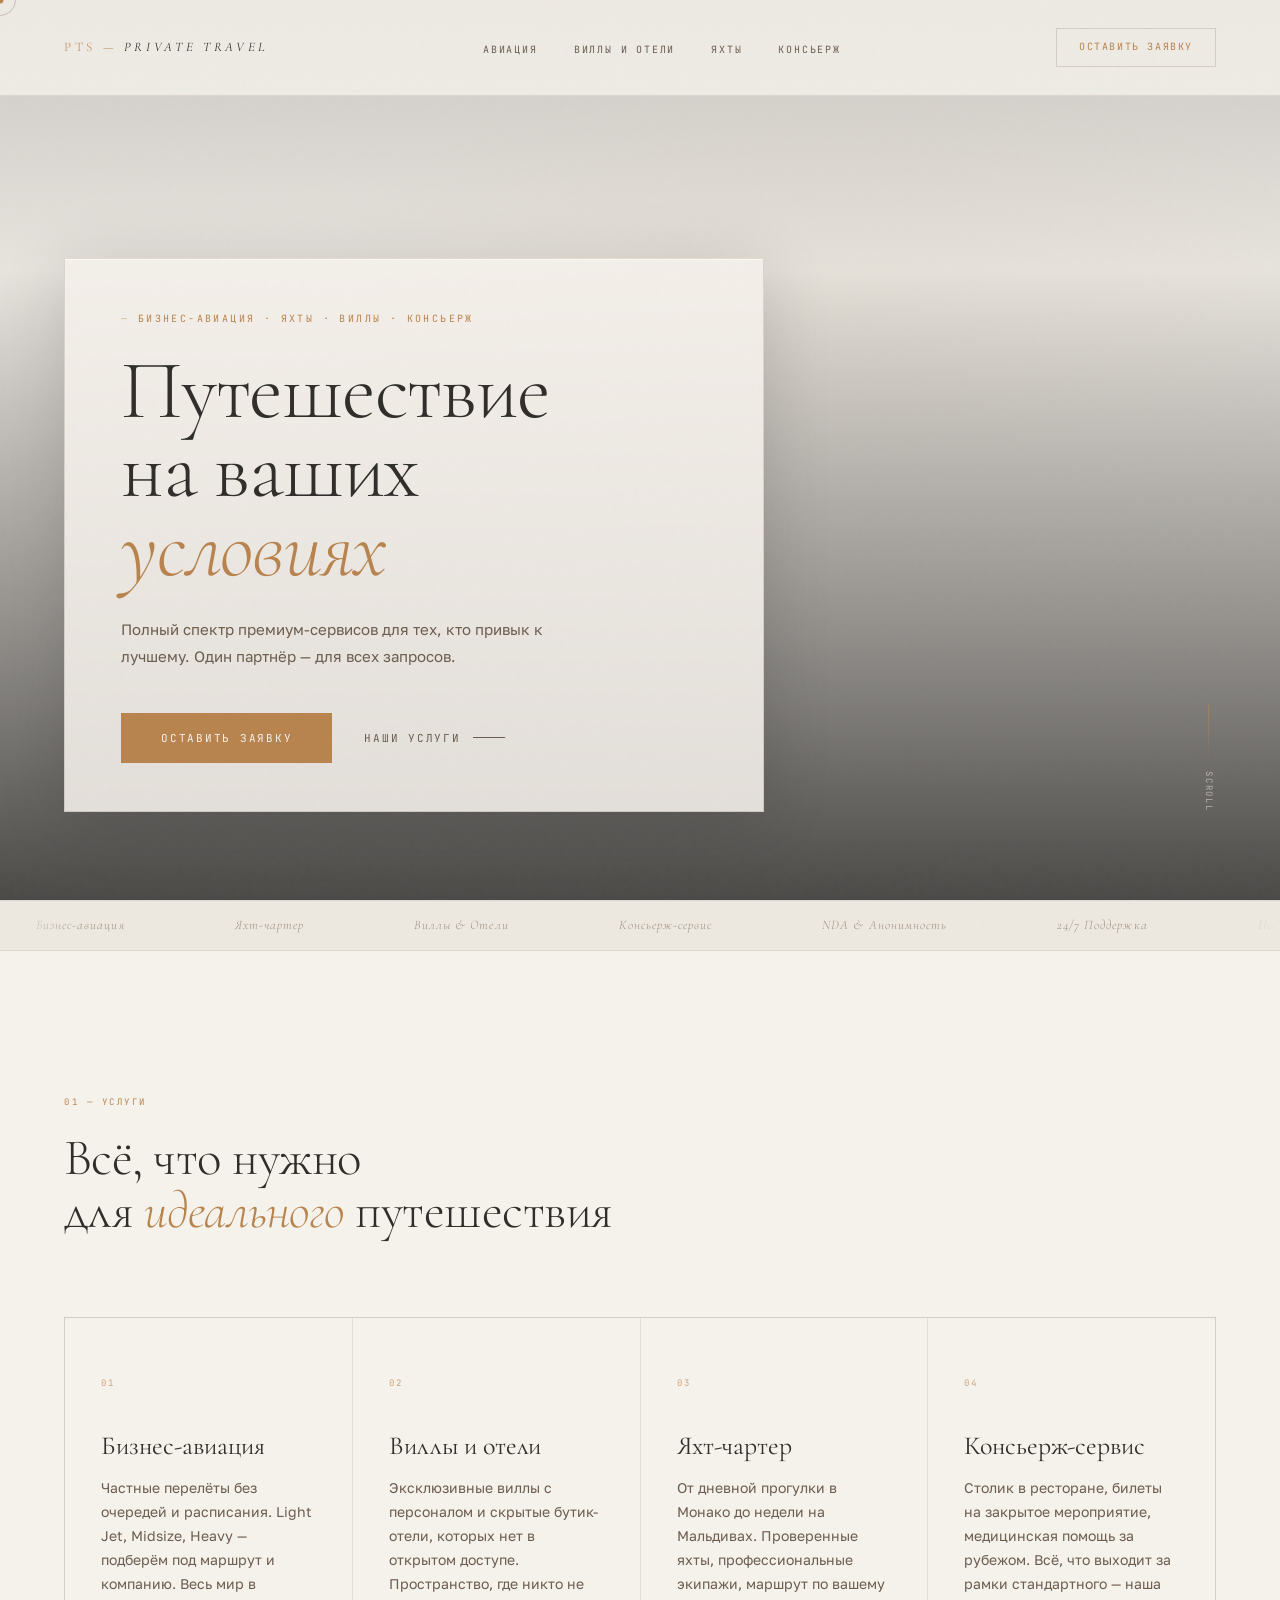
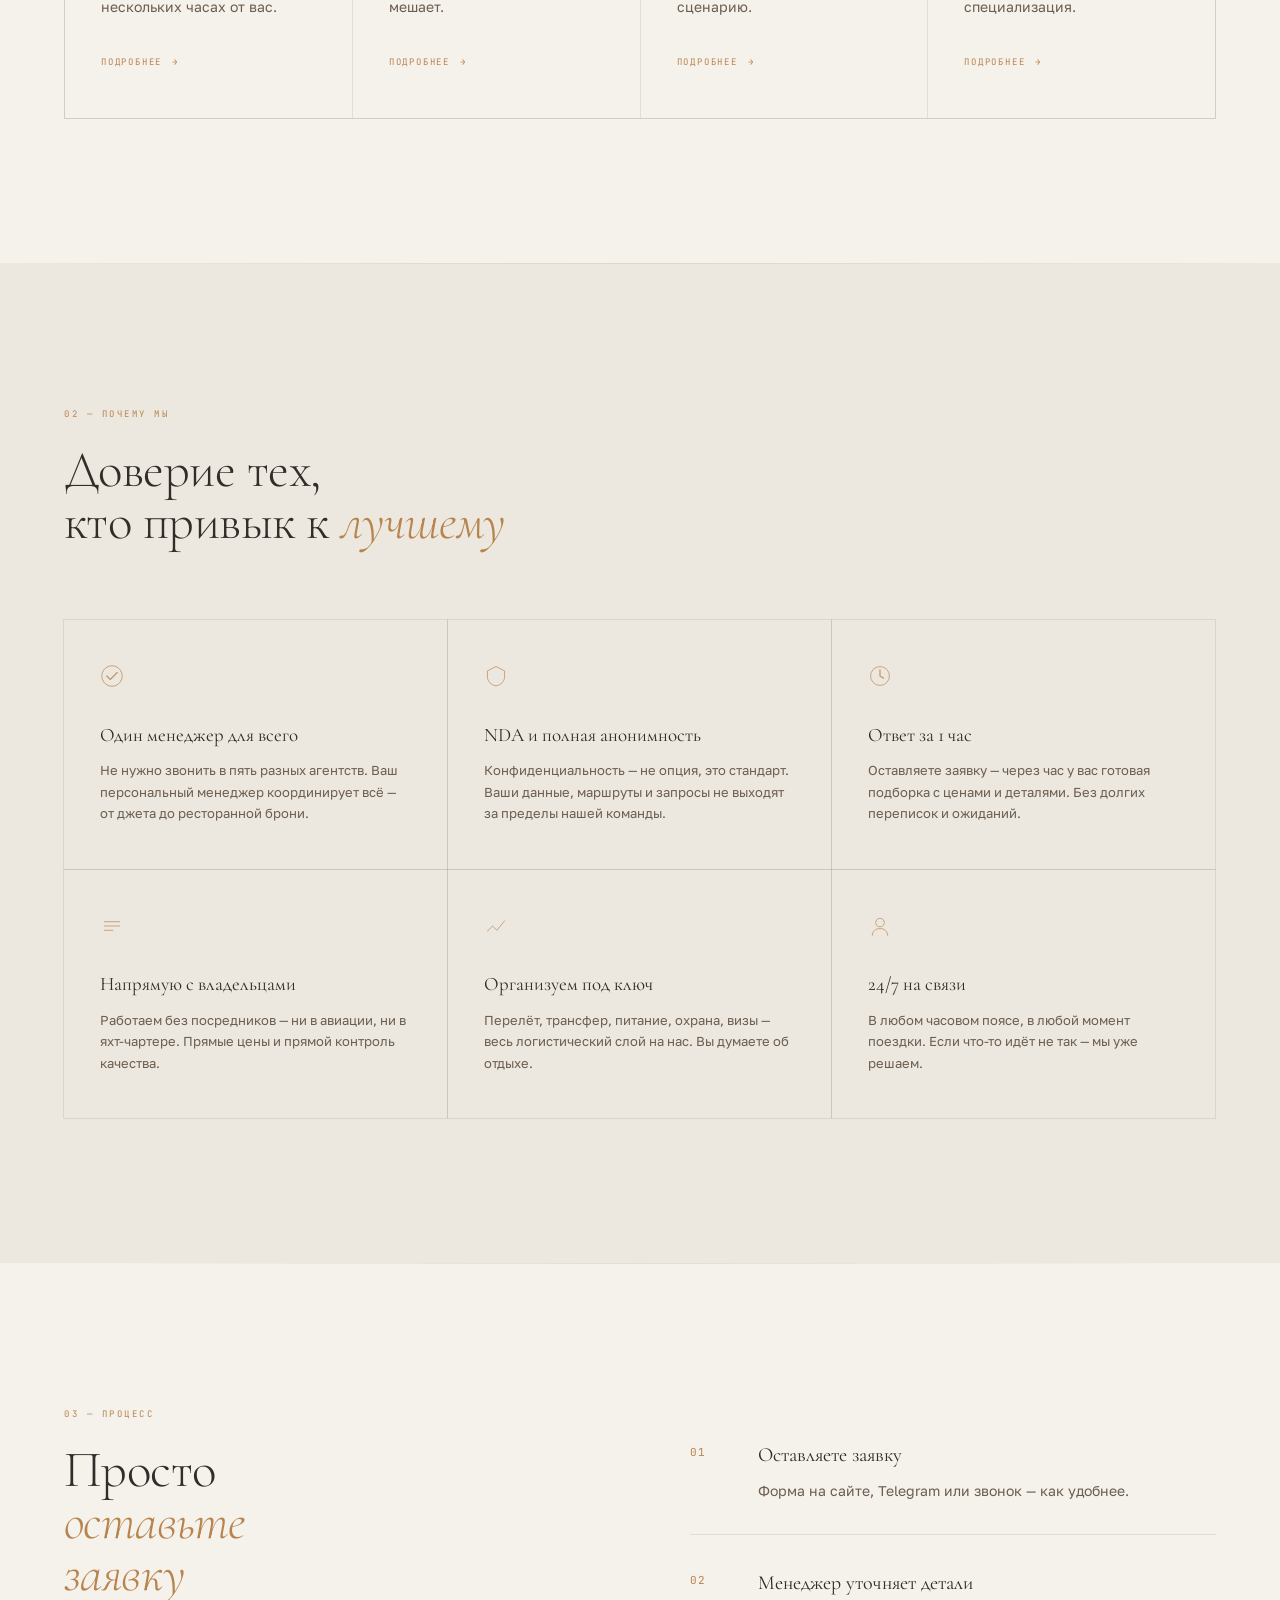
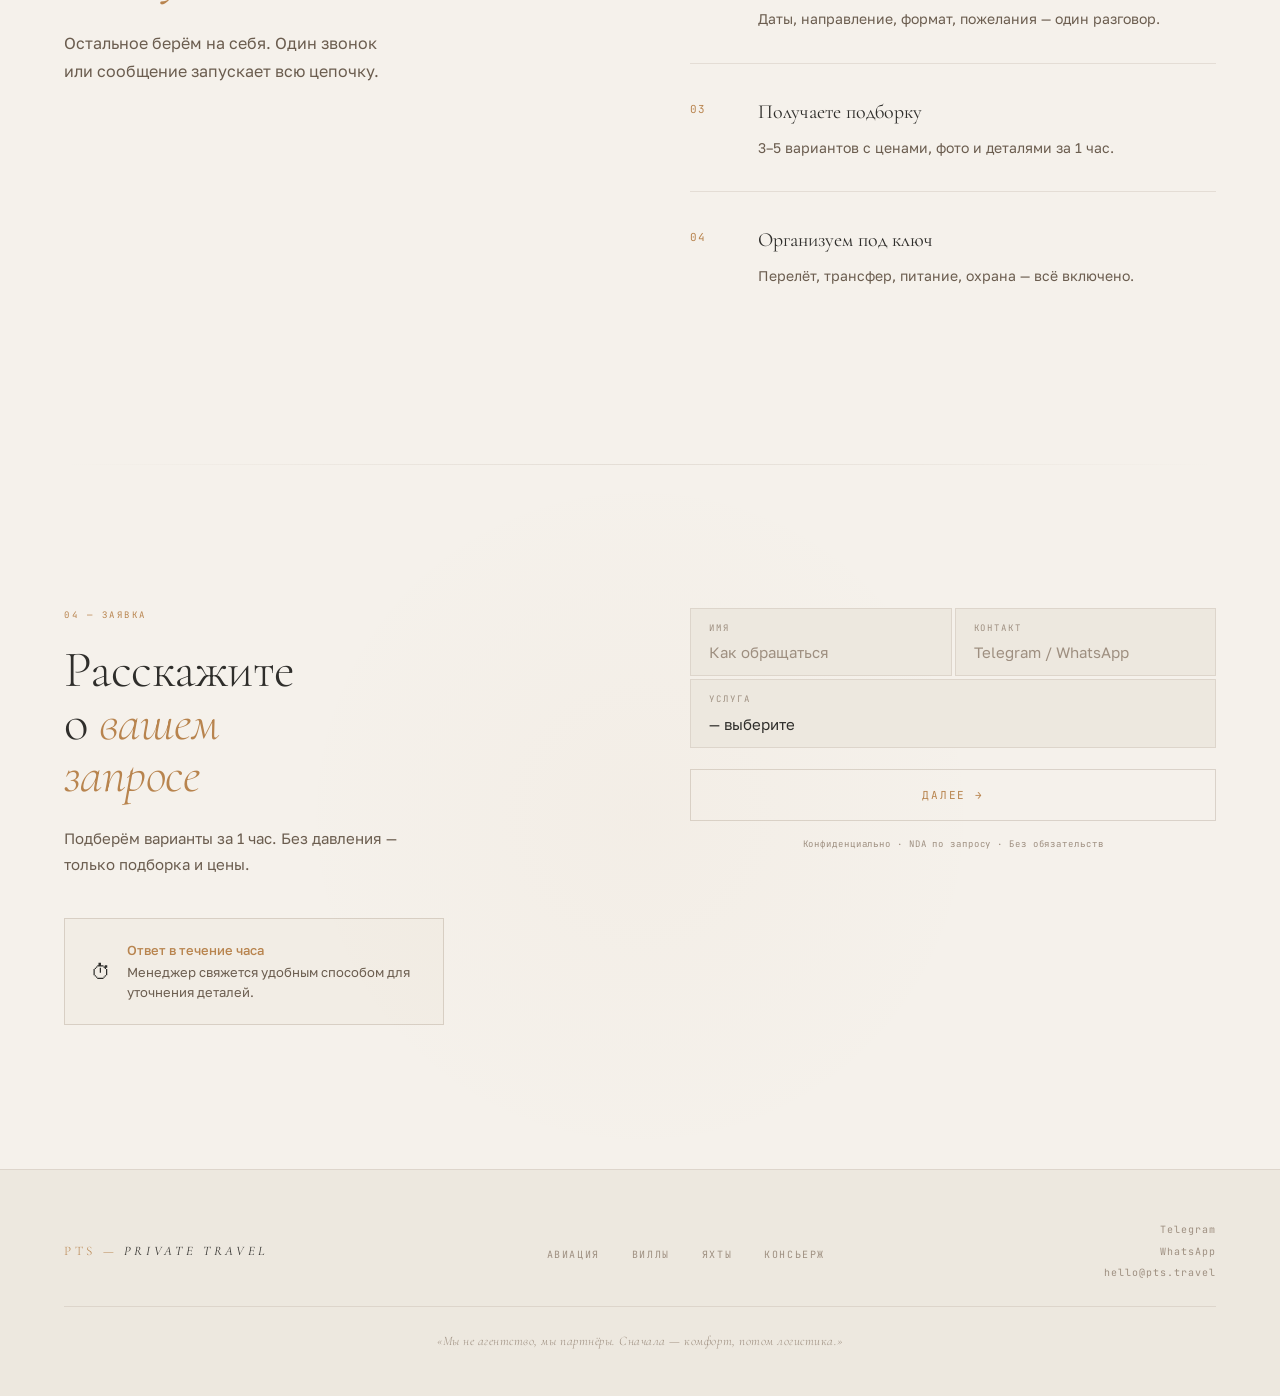
<file: index.html>
<!DOCTYPE html>
<html lang="ru">
<head>
<meta charset="UTF-8">
<meta name="viewport" content="width=device-width, initial-scale=1.0">
<title>Private Travel Services — Luxury Travel</title>
<link rel="stylesheet" href="style.css">
<style>
/* ── index.html — page-specific styles ── */

/* Process section responsive grid */
.process-grid {
  display: grid;
  grid-template-columns: 1fr 1fr;
  gap: 100px;
  align-items: start;
}
@media (max-width: 860px) {
  .process-grid { grid-template-columns: 1fr; gap: 48px; }
}

/* Mobile sticky CTA */
.mobile-sticky-cta { display: none; }
@media (max-width: 860px) {
  .mobile-sticky-cta {
    display: block;
    position: fixed;
    bottom: 0; left: 0; right: 0;
    background: var(--honey);
    color: var(--charcoal);
    font-family: var(--mono);
    font-size: 11px;
    letter-spacing: .18em;
    text-transform: uppercase;
    text-align: center;
    padding: 18px 24px;
    padding-bottom: calc(18px + env(safe-area-inset-bottom));
    text-decoration: none;
    z-index: 300;
    transition: background .3s;
  }
  .mobile-sticky-cta:active { background: var(--accent-lt); }
  footer { padding-bottom: 80px; }
}

/* Multi-step form */
.form-step {
  display: flex;
  flex-direction: column;
  gap: 3px;
}
.form-step-2 { display: none; }
.form-step-2.active { display: flex; }

.form-next-btn {
  margin-top: 18px;
  background: transparent;
  color: var(--honey);
  border: 1px solid var(--border);
  font-family: var(--mono);
  font-size: 11px;
  letter-spacing: .18em;
  text-transform: uppercase;
  padding: 18px 40px;
  cursor: pointer;
  width: 100%;
  text-align: center;
  transition: all .3s;
}
.form-next-btn:hover {
  background: rgba(196,151,106,.07);
  border-color: var(--honey);
}

.form-back-btn {
  margin-bottom: 4px;
  background: none;
  border: none;
  color: var(--text-dim);
  font-family: var(--mono);
  font-size: 9px;
  letter-spacing: .18em;
  text-transform: uppercase;
  cursor: pointer;
  padding: 0;
  display: flex;
  align-items: center;
  gap: 8px;
  transition: color .3s;
}
.form-back-btn:hover { color: var(--text-muted); }
.form-back-btn::before { content: '←'; }

.form-step-label {
  font-family: var(--mono);
  font-size: 9px;
  letter-spacing: .2em;
  text-transform: uppercase;
  color: var(--honey);
  padding: 10px 0 6px;
  border-bottom: 1px solid var(--border-dim);
  margin-bottom: 4px;
}

/* Date input styling — light theme */
input[type="date"] {
  color-scheme: light;
  cursor: pointer;
}
input[type="date"]::-webkit-calendar-picker-indicator {
  opacity: 0.45;
  cursor: pointer;
  transition: opacity .3s;
}
input[type="date"]:hover::-webkit-calendar-picker-indicator,
input[type="date"]:focus::-webkit-calendar-picker-indicator {
  opacity: 0.85;
}
input[type="number"] { cursor: text; }

/* Trip type toggle (туда / туда-обратно) */
.trip-toggle {
  display: flex;
  border: 1px solid var(--border-dim);
  overflow: hidden;
  margin-bottom: 3px;
}
.trip-toggle input[type="radio"] {
  display: none;
}
.trip-toggle label {
  flex: 1;
  text-align: center;
  padding: 13px 16px;
  font-family: var(--mono);
  font-size: 10px;
  letter-spacing: .16em;
  text-transform: uppercase;
  color: var(--text-dim);
  background: var(--bg2);
  cursor: pointer;
  transition: background .25s, color .25s;
  border-right: 1px solid var(--border-dim);
  user-select: none;
  line-height: 1;
}
.trip-toggle label:last-of-type { border-right: none; }
.trip-toggle input[type="radio"]:checked + label {
  background: var(--honey);
  color: var(--ivory);
}
.trip-toggle label:hover:not(.trip-toggle input:checked + label) {
  background: var(--bg3);
  color: var(--text-muted);
}
</style>
</head>
<body>

<div class="cursor" id="cursor"></div>
<div class="cursor-ring" id="cursor-ring"></div>

<!-- NAV -->
<nav id="main-nav">
  <a href="index.html" class="nav-logo">PTS &mdash; <span>Private Travel</span></a>
  <ul class="nav-links">
    <li><a href="aviation.html">Авиация</a></li>
    <li><a href="villas.html">Виллы и отели</a></li>
    <li><a href="yachts.html">Яхты</a></li>
    <li><a href="concierge.html">Консьерж</a></li>
  </ul>
  <a href="#form" class="nav-cta">Оставить заявку</a>
</nav>

<!-- HERO -->
<section class="hero">
  <div class="hero-bg" style="background-image: url('https://images.unsplash.com/photo-1506905925346-21bda4d32df4?w=1920&q=80');"></div>
  <div class="hero-glass">
    <span class="hero-label">Бизнес-авиация · Яхты · Виллы · Консьерж</span>
    <h1 class="hero-title">Путешествие<br>на ваших<br><em>условиях</em></h1>
    <p class="hero-sub">Полный спектр премиум-сервисов для тех, кто привык к лучшему. Один партнёр — для всех запросов.</p>
    <div class="hero-actions">
      <a href="#form" class="btn-primary">Оставить заявку</a>
      <a href="#services" class="btn-ghost">Наши услуги</a>
    </div>
  </div>
  <div class="hero-scroll-indicator">
    <div class="scroll-line"></div>
    <span>Scroll</span>
  </div>
</section>

<!-- MARQUEE -->
<div class="marquee-band">
  <div class="marquee-track">
    <span class="marquee-item">Бизнес-авиация</span>
    <span class="marquee-item">Яхт-чартер</span>
    <span class="marquee-item">Виллы & Отели</span>
    <span class="marquee-item">Консьерж-сервис</span>
    <span class="marquee-item">NDA & Анонимность</span>
    <span class="marquee-item">24/7 Поддержка</span>
    <span class="marquee-item">Под ключ</span>
    <span class="marquee-item">Бизнес-авиация</span>
    <span class="marquee-item">Яхт-чартер</span>
    <span class="marquee-item">Виллы & Отели</span>
    <span class="marquee-item">Консьерж-сервис</span>
    <span class="marquee-item">NDA & Анонимность</span>
    <span class="marquee-item">24/7 Поддержка</span>
    <span class="marquee-item">Под ключ</span>
  </div>
</div>

<!-- SERVICES -->
<section class="section" id="services">
  <div class="reveal">
    <span class="section-label">01 &mdash; Услуги</span>
    <h2 class="section-title">Всё, что нужно<br>для <em>идеального</em> путешествия</h2>
  </div>
  <div class="services-grid" data-stagger>

    <a href="aviation.html" class="service-card reveal reveal-delay-1">
      <div class="service-card-num">01</div>
      <span class="service-card-icon">✈️</span>
      <div class="service-card-name">Бизнес-авиация</div>
      <p class="service-card-desc">Частные перелёты без очередей и расписания. Light Jet, Midsize, Heavy — подберём под маршрут и компанию. Весь мир в нескольких часах от вас.</p>
      <div class="service-card-link">Подробнее</div>
    </a>

    <a href="villas.html" class="service-card reveal reveal-delay-2">
      <div class="service-card-num">02</div>
      <span class="service-card-icon">🏛️</span>
      <div class="service-card-name">Виллы и отели</div>
      <p class="service-card-desc">Эксклюзивные виллы с персоналом и скрытые бутик-отели, которых нет в открытом доступе. Пространство, где никто не мешает.</p>
      <div class="service-card-link">Подробнее</div>
    </a>

    <a href="yachts.html" class="service-card reveal reveal-delay-3">
      <div class="service-card-num">03</div>
      <span class="service-card-icon">⛵</span>
      <div class="service-card-name">Яхт-чартер</div>
      <p class="service-card-desc">От дневной прогулки в Монако до недели на Мальдивах. Проверенные яхты, профессиональные экипажи, маршрут по вашему сценарию.</p>
      <div class="service-card-link">Подробнее</div>
    </a>

    <a href="concierge.html" class="service-card reveal reveal-delay-4">
      <div class="service-card-num">04</div>
      <span class="service-card-icon">🔑</span>
      <div class="service-card-name">Консьерж-сервис</div>
      <p class="service-card-desc">Столик в ресторане, билеты на закрытое мероприятие, медицинская помощь за рубежом. Всё, что выходит за рамки стандартного — наша специализация.</p>
      <div class="service-card-link">Подробнее</div>
    </a>

  </div>
</section>

<!-- WHY -->
<section class="section section-alt" id="why">
  <div class="reveal">
    <span class="section-label">02 &mdash; Почему мы</span>
    <h2 class="section-title">Доверие тех,<br>кто привык к <em>лучшему</em></h2>
  </div>
  <div class="why-grid" data-stagger>
    <div class="why-item reveal">
      <svg viewBox="0 0 28 28" fill="none"><circle cx="14" cy="14" r="12" stroke="#c4976a" stroke-width="1"/><path d="M8 14l4 4 8-8" stroke="#c4976a" stroke-width="1.5" stroke-linecap="round" stroke-linejoin="round"/></svg>
      <div class="why-item-title">Один менеджер для всего</div>
      <div class="why-item-text">Не нужно звонить в пять разных агентств. Ваш персональный менеджер координирует всё — от джета до ресторанной брони.</div>
    </div>
    <div class="why-item reveal">
      <svg viewBox="0 0 28 28" fill="none"><path d="M14 3L4 8v7c0 4.8 3.8 9.3 10 10.5C20.2 24.3 24 19.8 24 15V8L14 3z" stroke="#c4976a" stroke-width="1" stroke-linejoin="round"/></svg>
      <div class="why-item-title">NDA и полная анонимность</div>
      <div class="why-item-text">Конфиденциальность — не опция, это стандарт. Ваши данные, маршруты и запросы не выходят за пределы нашей команды.</div>
    </div>
    <div class="why-item reveal">
      <svg viewBox="0 0 28 28" fill="none"><circle cx="14" cy="14" r="11" stroke="#c4976a" stroke-width="1"/><path d="M14 7v7l4 2.5" stroke="#c4976a" stroke-width="1.5" stroke-linecap="round"/></svg>
      <div class="why-item-title">Ответ за 1 час</div>
      <div class="why-item-text">Оставляете заявку — через час у вас готовая подборка с ценами и деталями. Без долгих переписок и ожиданий.</div>
    </div>
    <div class="why-item reveal">
      <svg viewBox="0 0 28 28" fill="none"><path d="M5 14h18M5 9h18M5 19h10" stroke="#c4976a" stroke-width="1" stroke-linecap="round"/></svg>
      <div class="why-item-title">Напрямую с владельцами</div>
      <div class="why-item-text">Работаем без посредников — ни в авиации, ни в яхт-чартере. Прямые цены и прямой контроль качества.</div>
    </div>
    <div class="why-item reveal">
      <svg viewBox="0 0 28 28" fill="none"><path d="M4 20l6-6 5 5 9-11" stroke="#c4976a" stroke-width="1" stroke-linecap="round" stroke-linejoin="round"/></svg>
      <div class="why-item-title">Организуем под ключ</div>
      <div class="why-item-text">Перелёт, трансфер, питание, охрана, визы — весь логистический слой на нас. Вы думаете об отдыхе.</div>
    </div>
    <div class="why-item reveal">
      <svg viewBox="0 0 28 28" fill="none"><circle cx="14" cy="10" r="5" stroke="#c4976a" stroke-width="1"/><path d="M5 25c0-5 4-8 9-8s9 3 9 8" stroke="#c4976a" stroke-width="1" stroke-linecap="round"/></svg>
      <div class="why-item-title">24/7 на связи</div>
      <div class="why-item-text">В любом часовом поясе, в любой момент поездки. Если что-то идёт не так — мы уже решаем.</div>
    </div>
  </div>
</section>

<!-- HOW IT WORKS -->
<section class="section" id="how">
  <div class="process-grid">
    <div class="reveal">
      <span class="section-label">03 &mdash; Процесс</span>
      <h2 class="section-title">Просто<br><em>оставьте<br>заявку</em></h2>
      <p style="margin-top:28px;font-size:16px;font-weight:300;color:var(--text-muted);line-height:1.75;max-width:340px;">Остальное берём на себя. Один звонок или сообщение запускает всю цепочку.</p>
    </div>
    <div>
      <div style="display:flex;flex-direction:column;gap:0;" data-stagger>
        <div class="reveal" style="display:grid;grid-template-columns:44px 1fr;gap:24px;padding:32px 0;border-bottom:1px solid var(--border-dim);">
          <div style="font-family:var(--mono);font-size:11px;letter-spacing:.1em;color:var(--honey);padding-top:4px;">01</div>
          <div>
            <div style="font-family:var(--serif);font-size:20px;font-weight:400;color:var(--cream-light);margin-bottom:8px;">Оставляете заявку</div>
            <div style="font-size:14px;font-weight:300;color:var(--text-muted);line-height:1.6;">Форма на сайте, Telegram или звонок — как удобнее.</div>
          </div>
        </div>
        <div class="reveal" style="display:grid;grid-template-columns:44px 1fr;gap:24px;padding:32px 0;border-bottom:1px solid var(--border-dim);">
          <div style="font-family:var(--mono);font-size:11px;letter-spacing:.1em;color:var(--honey);padding-top:4px;">02</div>
          <div>
            <div style="font-family:var(--serif);font-size:20px;font-weight:400;color:var(--cream-light);margin-bottom:8px;">Менеджер уточняет детали</div>
            <div style="font-size:14px;font-weight:300;color:var(--text-muted);line-height:1.6;">Даты, направление, формат, пожелания — один разговор.</div>
          </div>
        </div>
        <div class="reveal" style="display:grid;grid-template-columns:44px 1fr;gap:24px;padding:32px 0;border-bottom:1px solid var(--border-dim);">
          <div style="font-family:var(--mono);font-size:11px;letter-spacing:.1em;color:var(--honey);padding-top:4px;">03</div>
          <div>
            <div style="font-family:var(--serif);font-size:20px;font-weight:400;color:var(--cream-light);margin-bottom:8px;">Получаете подборку</div>
            <div style="font-size:14px;font-weight:300;color:var(--text-muted);line-height:1.6;">3–5 вариантов с ценами, фото и деталями за 1 час.</div>
          </div>
        </div>
        <div class="reveal" style="display:grid;grid-template-columns:44px 1fr;gap:24px;padding:32px 0;">
          <div style="font-family:var(--mono);font-size:11px;letter-spacing:.1em;color:var(--honey);padding-top:4px;">04</div>
          <div>
            <div style="font-family:var(--serif);font-size:20px;font-weight:400;color:var(--cream-light);margin-bottom:8px;">Организуем под ключ</div>
            <div style="font-size:14px;font-weight:300;color:var(--text-muted);line-height:1.6;">Перелёт, трансфер, питание, охрана — всё включено.</div>
          </div>
        </div>
      </div>
    </div>
  </div>
</section>

<!-- FORM -->
<section class="form-section" id="form">
  <div class="form-layout">
    <div class="form-left reveal">
      <span class="section-label">04 &mdash; Заявка</span>
      <h2 class="section-title">Расскажите<br>о <em>вашем<br>запросе</em></h2>
      <p>Подберём варианты за 1 час. Без давления — только подборка и цены.</p>
      <div class="form-badge">
        <div class="form-badge-icon">⏱</div>
        <div class="form-badge-text">
          <strong>Ответ в течение часа</strong>
          Менеджер свяжется удобным способом для уточнения деталей.
        </div>
      </div>
    </div>
    <div>
      <form id="contactForm">

        <!-- ШАГ 1 — Контакт и услуга -->
        <div class="form-step" id="formStep1">
          <div class="form-row">
            <div class="field-group">
              <label class="field-label" for="name">Имя</label>
              <input type="text" id="name" name="name" placeholder="Как обращаться">
            </div>
            <div class="field-group">
              <label class="field-label" for="contact">Контакт</label>
              <input type="text" id="contact" name="contact" placeholder="Telegram / WhatsApp">
            </div>
          </div>
          <div class="field-group">
            <label class="field-label" for="service">Услуга</label>
            <select id="service" name="service">
              <option value="" disabled selected>— выберите</option>
              <option value="aviation">Перелёт на джете</option>
              <option value="villas">Виллы и отели</option>
              <option value="yachts">Яхта</option>
            </select>
          </div>
          <button type="button" class="form-next-btn" id="formNextBtn">Далее →</button>
          <p class="form-fine">Конфиденциально · NDA по запросу · Без обязательств</p>
        </div>

        <!-- ШАГ 2А — Перелёт на джете -->
        <div class="form-step form-step-2" id="step-aviation">
          <button type="button" class="form-back-btn" data-back>Назад</button>
          <div class="form-step-label">Перелёт на джете</div>

          <div class="field-group">
            <label class="field-label">Тип перелёта</label>
            <div class="trip-toggle">
              <input type="radio" name="av_trip" id="av-oneway" value="oneway" checked>
              <label for="av-oneway">Туда</label>
              <input type="radio" name="av_trip" id="av-roundtrip" value="roundtrip">
              <label for="av-roundtrip">Туда-обратно</label>
            </div>
          </div>

          <div class="form-row">
            <div class="field-group">
              <label class="field-label" for="av-date">Дата вылета</label>
              <input type="date" id="av-date" name="av_date">
            </div>
            <div class="field-group" id="av-return-group" style="display:none;">
              <label class="field-label" for="av-return">Дата возврата</label>
              <input type="date" id="av-return" name="av_return">
            </div>
          </div>

          <div class="form-row">
            <div class="field-group">
              <label class="field-label" for="av-from">Откуда</label>
              <input type="text" id="av-from" name="av_from" placeholder="Город / аэропорт">
            </div>
            <div class="field-group">
              <label class="field-label" for="av-to">Куда</label>
              <input type="text" id="av-to" name="av_to" placeholder="Город / аэропорт">
            </div>
          </div>

          <div class="field-group">
            <label class="field-label" for="av-pax">Пассажиры</label>
            <input type="number" id="av-pax" name="av_pax" placeholder="Кол-во человек" min="1" max="30">
          </div>

          <div class="field-group">
            <label class="field-label" for="av-wishes">Пожелания</label>
            <textarea id="av-wishes" name="av_wishes" placeholder="Класс борта, количество кресел, пожелания по питанию, бизнес-класс к/от города вылета"></textarea>
          </div>

          <button type="submit" class="btn-submit">Отправить запрос →</button>
          <p class="form-fine">Конфиденциально · NDA по запросу · Без обязательств</p>
        </div>

        <!-- ШАГ 2Б — Виллы и отели -->
        <div class="form-step form-step-2" id="step-villas">
          <button type="button" class="form-back-btn" data-back>Назад</button>
          <div class="form-step-label">Виллы и отели</div>

          <div class="form-row">
            <div class="field-group">
              <label class="field-label" for="vil-checkin">Заезд</label>
              <input type="date" id="vil-checkin" name="vil_checkin">
            </div>
            <div class="field-group">
              <label class="field-label" for="vil-checkout">Выезд</label>
              <input type="date" id="vil-checkout" name="vil_checkout">
            </div>
          </div>

          <div class="field-group">
            <label class="field-label" for="vil-dest">Место отдыха</label>
            <input type="text" id="vil-dest" name="vil_dest" placeholder="Страна, регион, город">
          </div>

          <div class="field-group">
            <label class="field-label" for="vil-guests">Гости</label>
            <input type="number" id="vil-guests" name="vil_guests" placeholder="Кол-во человек" min="1">
          </div>

          <div class="field-group">
            <label class="field-label" for="vil-wishes">Пожелания</label>
            <textarea id="vil-wishes" name="vil_wishes" placeholder="Апартаменты, вилла или отель; трансфер и авто; гид и билеты; ресторан и банкет"></textarea>
          </div>

          <button type="submit" class="btn-submit">Отправить запрос →</button>
          <p class="form-fine">Конфиденциально · NDA по запросу · Без обязательств</p>
        </div>

        <!-- ШАГ 2В — Яхта -->
        <div class="form-step form-step-2" id="step-yachts">
          <button type="button" class="form-back-btn" data-back>Назад</button>
          <div class="form-step-label">Яхта</div>

          <div class="form-row">
            <div class="field-group">
              <label class="field-label" for="ya-start">Начало</label>
              <input type="date" id="ya-start" name="ya_start">
            </div>
            <div class="field-group">
              <label class="field-label" for="ya-end">Конец</label>
              <input type="date" id="ya-end" name="ya_end">
            </div>
          </div>

          <div class="field-group">
            <label class="field-label" for="ya-port">Город / порт</label>
            <input type="text" id="ya-port" name="ya_port" placeholder="Монако, Ибица, Сплит…">
          </div>

          <div class="field-group">
            <label class="field-label" for="ya-cabins">Каюты</label>
            <input type="number" id="ya-cabins" name="ya_cabins" placeholder="Кол-во кают" min="1">
          </div>

          <div class="field-group">
            <label class="field-label" for="ya-wishes">Пожелания</label>
            <textarea id="ya-wishes" name="ya_wishes" placeholder="Питание и банкет, маршрут и причалы, ночёвки на воде, трансфер"></textarea>
          </div>

          <button type="submit" class="btn-submit">Отправить запрос →</button>
          <p class="form-fine">Конфиденциально · NDA по запросу · Без обязательств</p>
        </div>

      </form>
      <div class="form-success" id="formSuccess">
        <h3>Заявка принята</h3>
        <p>Менеджер свяжется с вами в течение часа.<br>Спасибо, что выбрали нас.</p>
      </div>
    </div>
  </div>
</section>

<!-- FOOTER -->
<footer>
  <a href="index.html" class="footer-logo">PTS &mdash; <span>Private Travel</span></a>
  <ul class="footer-nav">
    <li><a href="aviation.html">Авиация</a></li>
    <li><a href="villas.html">Виллы</a></li>
    <li><a href="yachts.html">Яхты</a></li>
    <li><a href="concierge.html">Консьерж</a></li>
  </ul>
  <div class="footer-contacts">
    <a href="https://t.me/pts">Telegram</a>
    <a href="https://wa.me/79000000000">WhatsApp</a>
    <a href="mailto:hello@pts.travel">hello@pts.travel</a>
  </div>
  <p class="footer-tagline">«Мы не агентство, мы партнёры. Сначала — комфорт, потом логистика.»</p>
</footer>

<a href="#form" class="mobile-sticky-cta">Оставить заявку</a>

<script src="shared.js"></script>
<script>
(function() {
  var serviceMap = {
    aviation: 'step-aviation',
    villas:   'step-villas',
    yachts:   'step-yachts'
  };

  var step1   = document.getElementById('formStep1');
  var nextBtn = document.getElementById('formNextBtn');
  var nameIn  = document.getElementById('name');
  var contIn  = document.getElementById('contact');
  var svcSel  = document.getElementById('service');

  if (!nextBtn) return;

  nextBtn.addEventListener('click', function() {
    var name    = nameIn.value.trim();
    var contact = contIn.value.trim();
    var service = svcSel.value;

    if (!name)    { nameIn.focus();  return; }
    if (!contact) { contIn.focus();  return; }
    if (!service) { svcSel.focus();  return; }

    step1.style.display = 'none';

    var stepEl = document.getElementById(serviceMap[service]);
    if (stepEl) {
      stepEl.classList.add('active');
      stepEl.scrollIntoView({ behavior: 'smooth', block: 'nearest' });
    }
  });

  document.querySelectorAll('[data-back]').forEach(function(btn) {
    btn.addEventListener('click', function() {
      var parent = btn.closest('.form-step-2');
      if (parent) parent.classList.remove('active');
      step1.style.display = '';
      step1.scrollIntoView({ behavior: 'smooth', block: 'nearest' });
    });
  });

  // Trip toggle — show/hide return date field
  var returnGroup = document.getElementById('av-return-group');
  document.querySelectorAll('input[name="av_trip"]').forEach(function(radio) {
    radio.addEventListener('change', function() {
      if (returnGroup) {
        returnGroup.style.display = this.value === 'roundtrip' ? '' : 'none';
      }
    });
  });
})();
</script>
</body>
</html>
</file>
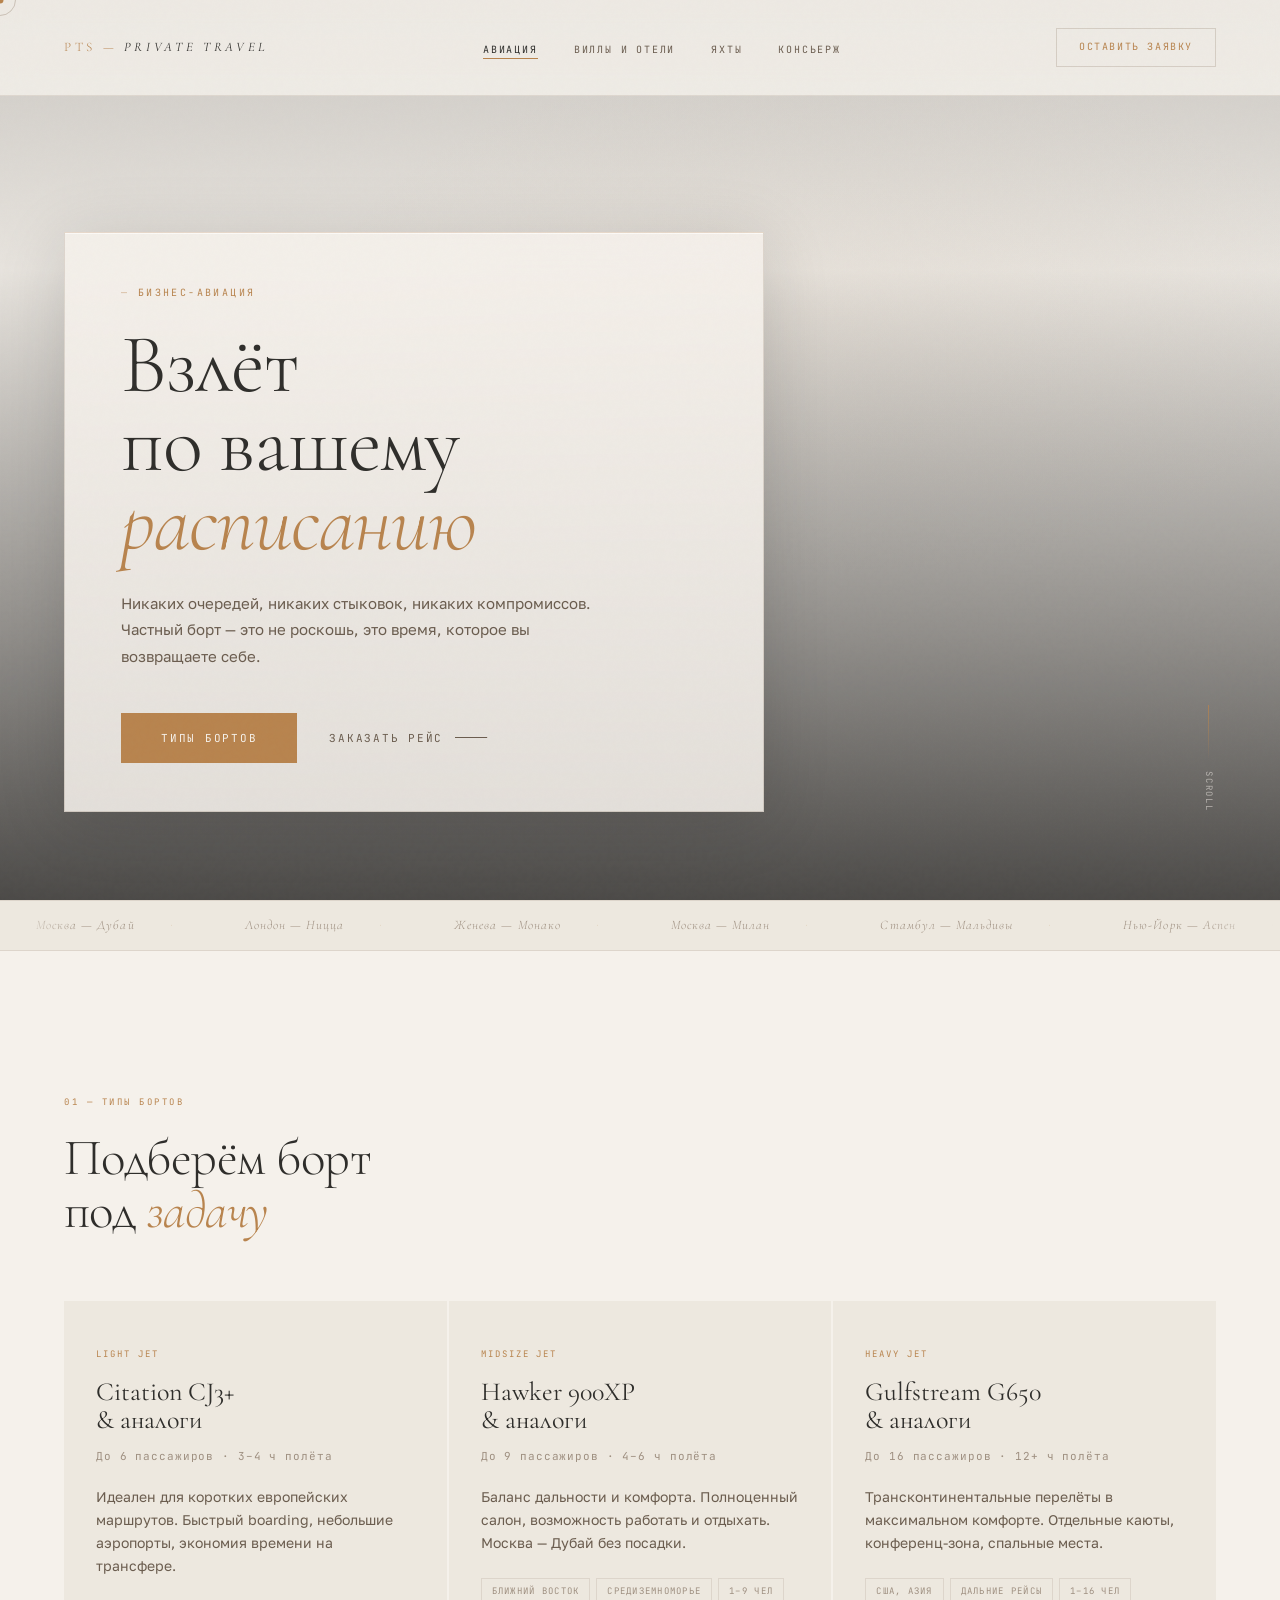
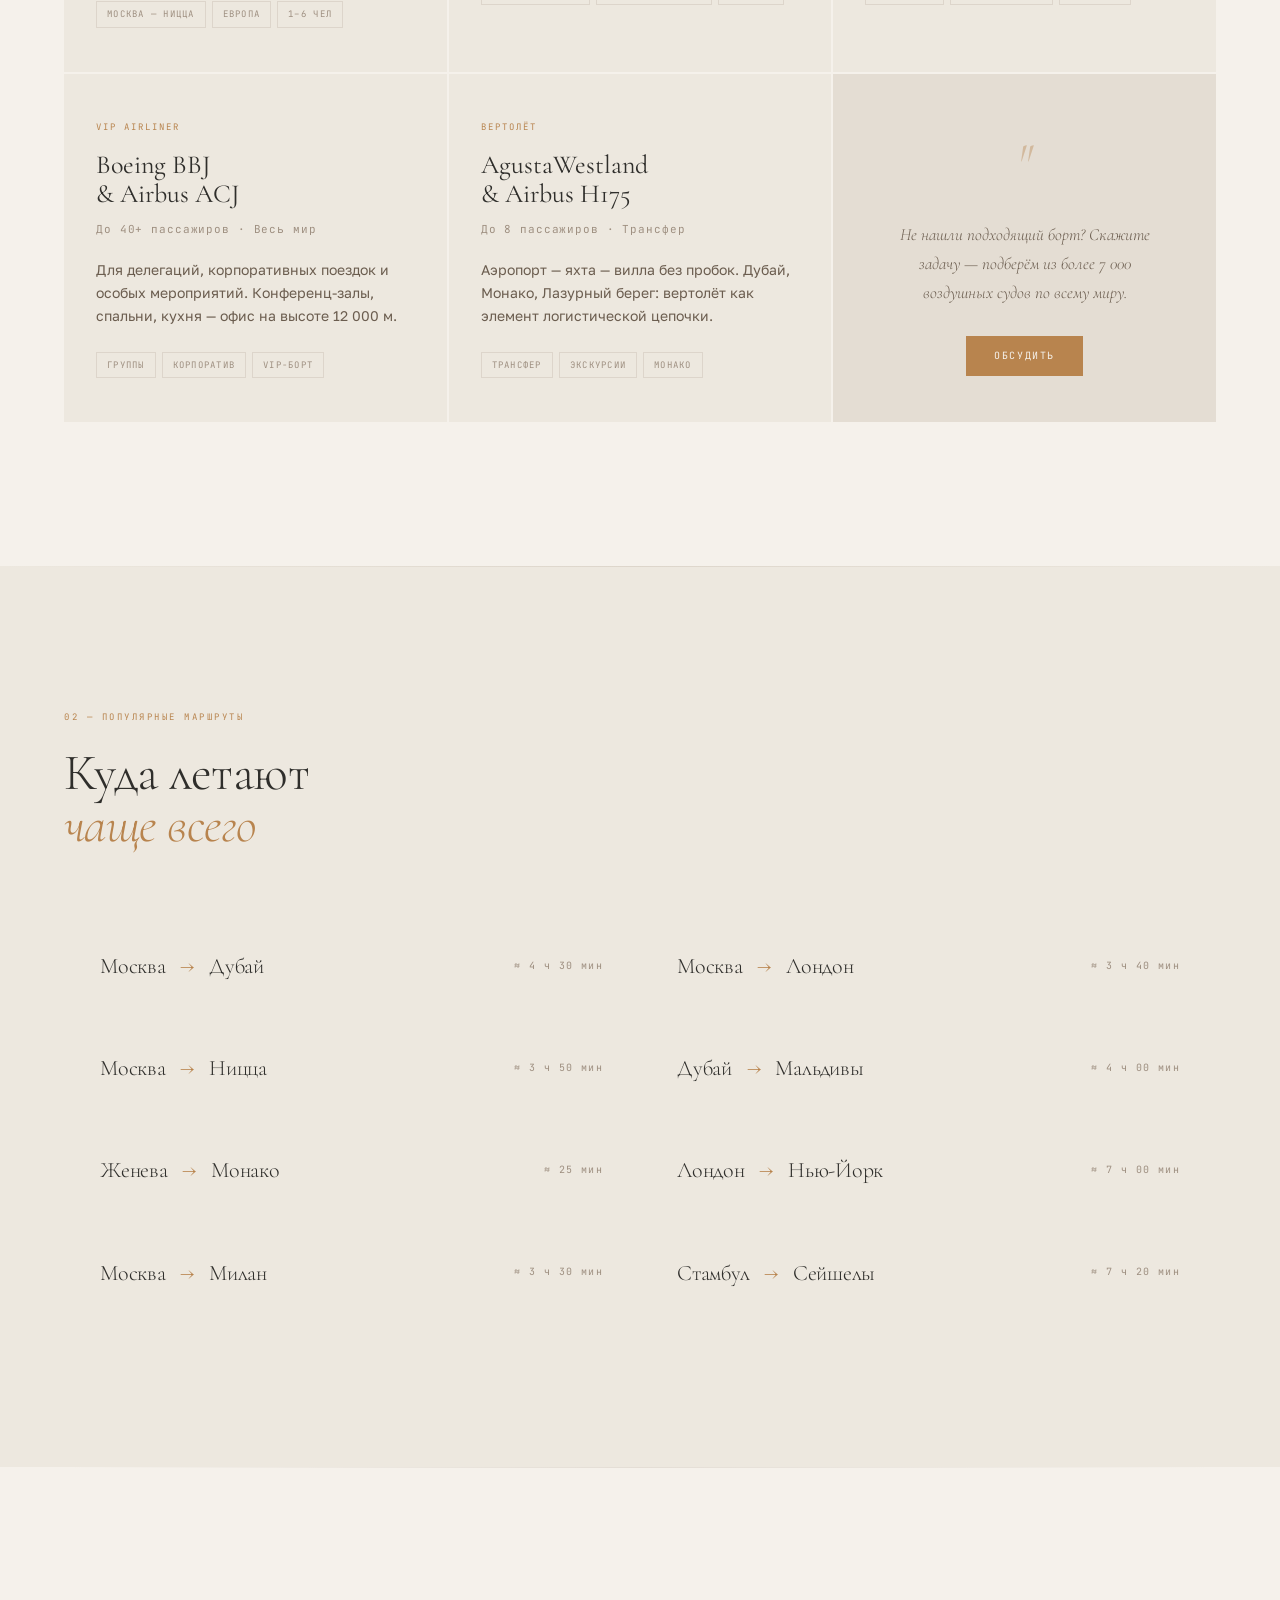
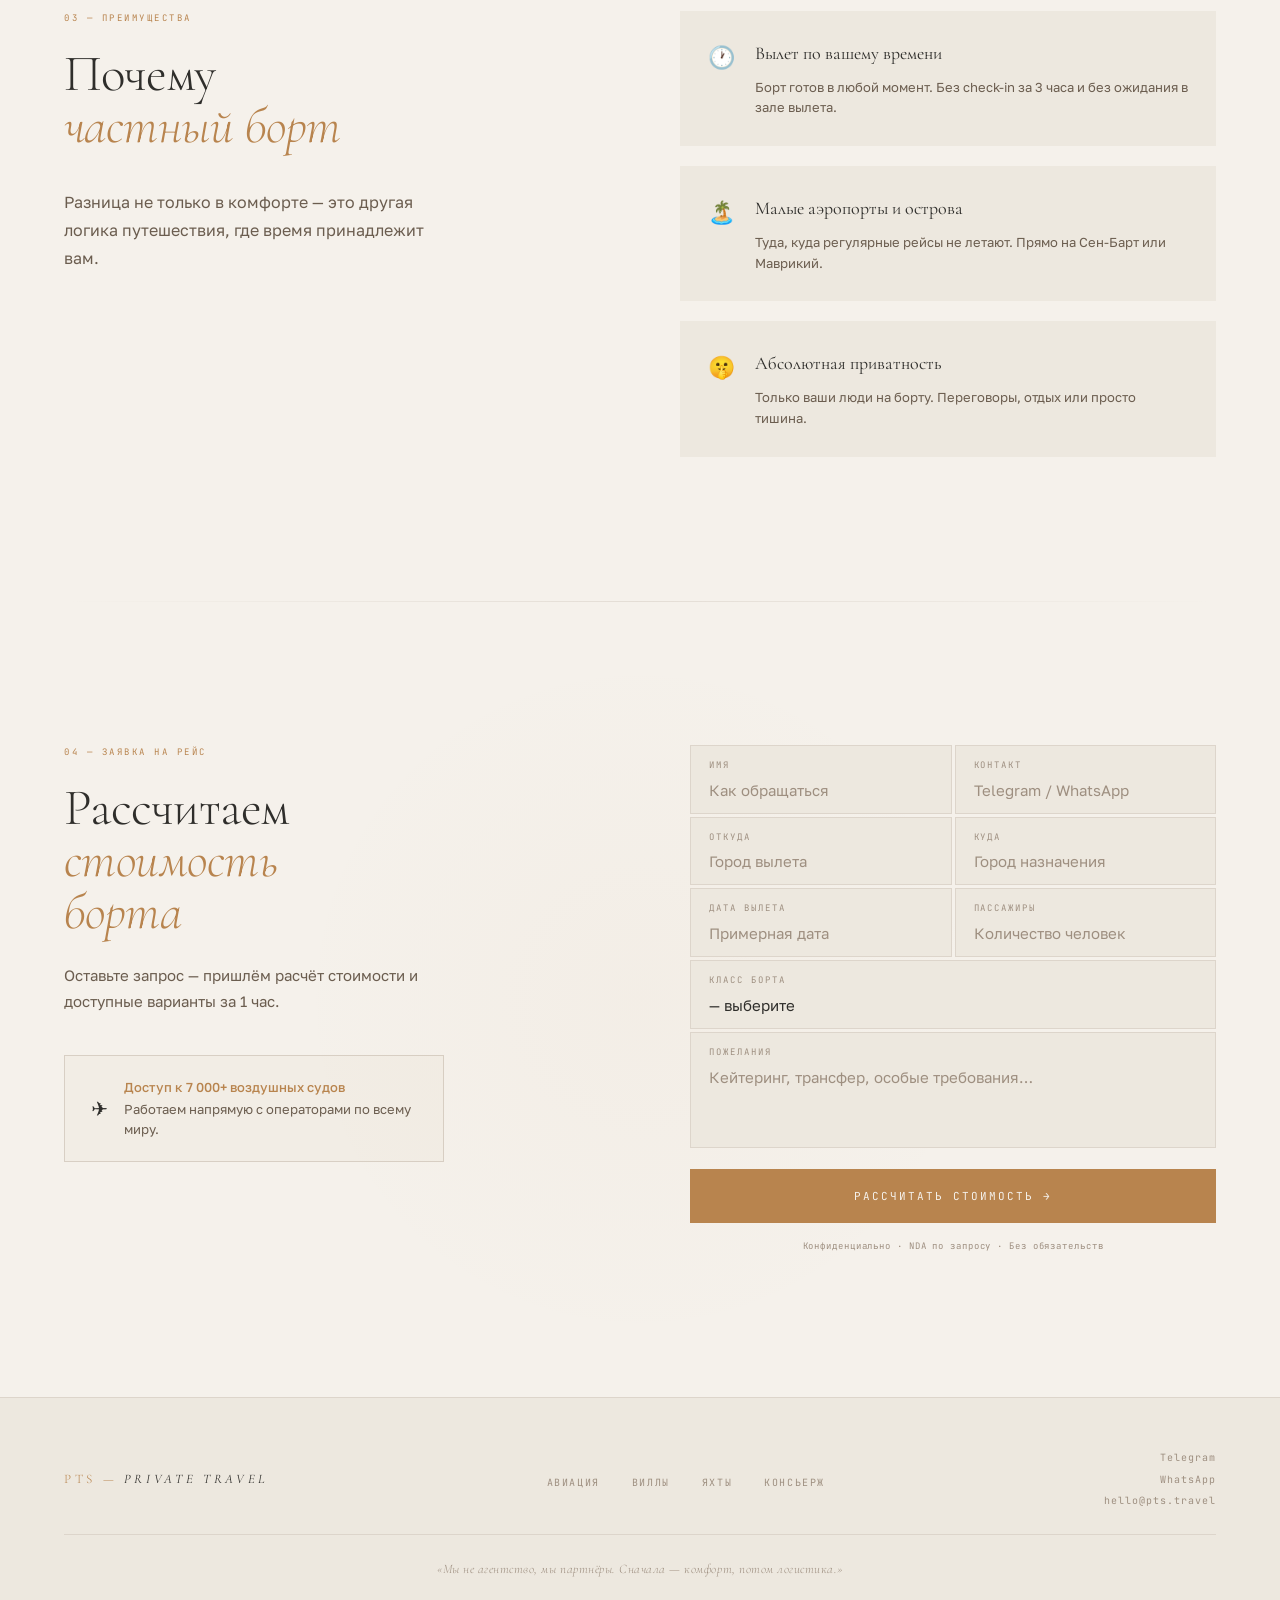
<file: aviation.html>
<!DOCTYPE html>
<html lang="ru">
<head>
<meta charset="UTF-8">
<meta name="viewport" content="width=device-width, initial-scale=1.0">
<title>Бизнес-авиация — Private Travel Services</title>
<link rel="stylesheet" href="style.css">
<style>
  .jets-grid {
    display: grid;
    grid-template-columns: repeat(3, 1fr);
    gap: 2px;
    margin-top: 64px;
  }
  .jet-card {
    padding: 44px 32px;
    background: var(--bg2);
    border-top: 2px solid transparent;
    transition: all .4s;
    position: relative;
    overflow: hidden;
  }
  .jet-card::before {
    content: '';
    position: absolute; inset: 0;
    background: radial-gradient(ellipse at 50% 0%, rgba(196,151,106,.06) 0%, transparent 60%);
    opacity: 0; transition: opacity .4s;
  }
  .jet-card:hover { border-top-color: var(--honey); background: var(--bg3); }
  .jet-card:hover::before { opacity: 1; }
  .jet-class {
    font-family: var(--mono);
    font-size: 9px; letter-spacing: .22em;
    text-transform: uppercase;
    color: var(--honey);
    margin-bottom: 16px; display: block;
  }
  .jet-name {
    font-family: var(--serif);
    font-size: 26px; font-weight: 400;
    color: var(--cream-light);
    margin-bottom: 12px; line-height: 1.1;
  }
  .jet-spec {
    font-family: var(--mono);
    font-size: 11px; letter-spacing: .08em;
    color: var(--text-dim);
    margin-bottom: 20px;
  }
  .jet-desc {
    font-size: 14px; font-weight: 300;
    color: var(--text-muted);
    line-height: 1.65;
  }
  .jet-tags {
    display: flex; flex-wrap: wrap; gap: 6px;
    margin-top: 24px;
  }
  .jet-tag {
    font-family: var(--mono);
    font-size: 9px; letter-spacing: .14em;
    text-transform: uppercase;
    color: var(--text-dim);
    border: 1px solid var(--border-dim);
    padding: 5px 10px;
  }
  .routes-grid {
    display: grid;
    grid-template-columns: repeat(2, 1fr);
    gap: 2px;
    margin-top: 64px;
  }
  .route-item {
    padding: 32px 36px;
    background: var(--bg2);
    display: flex; align-items: center;
    justify-content: space-between;
    gap: 20px;
    transition: background .3s;
  }
  .route-item:hover { background: var(--bg3); }
  .route-cities {
    font-family: var(--serif);
    font-size: 22px; font-weight: 300;
    color: var(--cream-light);
    letter-spacing: -.01em;
  }
  .route-cities span {
    color: var(--honey); margin: 0 10px;
    font-style: italic;
  }
  .route-time {
    font-family: var(--mono);
    font-size: 10px; letter-spacing: .14em;
    color: var(--text-dim); white-space: nowrap;
  }
  @media (max-width: 900px) {
    .jets-grid { grid-template-columns: 1fr 1fr; }
    .routes-grid { grid-template-columns: 1fr; }
  }
  @media (max-width: 600px) {
    .jets-grid { grid-template-columns: 1fr; }
  }
</style>
</head>
<body>

<div class="cursor" id="cursor"></div>
<div class="cursor-ring" id="cursor-ring"></div>

<nav id="main-nav">
  <a href="index.html" class="nav-logo">PTS &mdash; <span>Private Travel</span></a>
  <ul class="nav-links">
    <li><a href="aviation.html">Авиация</a></li>
    <li><a href="villas.html">Виллы и отели</a></li>
    <li><a href="yachts.html">Яхты</a></li>
    <li><a href="concierge.html">Консьерж</a></li>
  </ul>
  <a href="#form" class="nav-cta">Оставить заявку</a>
</nav>

<!-- HERO -->
<section class="hero">
  <div class="hero-bg" style="background-image: url('https://images.unsplash.com/photo-1540962351504-03099e0a754b?w=1920&q=80');"></div>
  <div class="hero-glass">
    <span class="hero-label">Бизнес-авиация</span>
    <h1 class="hero-title">Взлёт<br>по вашему<br><em>расписанию</em></h1>
    <p class="hero-sub">Никаких очередей, никаких стыковок, никаких компромиссов. Частный борт — это не роскошь, это время, которое вы возвращаете себе.</p>
    <div class="hero-actions">
      <a href="#jets" class="btn-primary">Типы бортов</a>
      <a href="#form" class="btn-ghost">Заказать рейс</a>
    </div>
  </div>
  <div class="hero-scroll-indicator">
    <div class="scroll-line"></div>
    <span>Scroll</span>
  </div>
</section>

<div class="marquee-band">
  <div class="marquee-track">
    <span class="marquee-item">Москва — Дубай</span>
    <span class="marquee-item">Лондон — Ницца</span>
    <span class="marquee-item">Женева — Монако</span>
    <span class="marquee-item">Москва — Милан</span>
    <span class="marquee-item">Стамбул — Мальдивы</span>
    <span class="marquee-item">Нью-Йорк — Аспен</span>
    <span class="marquee-item">Москва — Дубай</span>
    <span class="marquee-item">Лондон — Ницца</span>
    <span class="marquee-item">Женева — Монако</span>
    <span class="marquee-item">Москва — Милан</span>
    <span class="marquee-item">Стамбул — Мальдивы</span>
    <span class="marquee-item">Нью-Йорк — Аспен</span>
  </div>
</div>

<!-- JETS -->
<section class="section" id="jets">
  <div class="reveal">
    <span class="section-label">01 &mdash; Типы бортов</span>
    <h2 class="section-title">Подберём борт<br>под <em>задачу</em></h2>
  </div>
  <div class="jets-grid" data-stagger>

    <div class="jet-card reveal">
      <span class="jet-class">Light Jet</span>
      <div class="jet-name">Citation CJ3+<br>& аналоги</div>
      <div class="jet-spec">До 6 пассажиров · 3–4 ч полёта</div>
      <p class="jet-desc">Идеален для коротких европейских маршрутов. Быстрый boarding, небольшие аэропорты, экономия времени на трансфере.</p>
      <div class="jet-tags">
        <span class="jet-tag">Москва — Ницца</span>
        <span class="jet-tag">Европа</span>
        <span class="jet-tag">1–6 чел</span>
      </div>
    </div>

    <div class="jet-card reveal">
      <span class="jet-class">Midsize Jet</span>
      <div class="jet-name">Hawker 900XP<br>& аналоги</div>
      <div class="jet-spec">До 9 пассажиров · 4–6 ч полёта</div>
      <p class="jet-desc">Баланс дальности и комфорта. Полноценный салон, возможность работать и отдыхать. Москва — Дубай без посадки.</p>
      <div class="jet-tags">
        <span class="jet-tag">Ближний Восток</span>
        <span class="jet-tag">Средиземноморье</span>
        <span class="jet-tag">1–9 чел</span>
      </div>
    </div>

    <div class="jet-card reveal">
      <span class="jet-class">Heavy Jet</span>
      <div class="jet-name">Gulfstream G650<br>& аналоги</div>
      <div class="jet-spec">До 16 пассажиров · 12+ ч полёта</div>
      <p class="jet-desc">Трансконтинентальные перелёты в максимальном комфорте. Отдельные каюты, конференц-зона, спальные места.</p>
      <div class="jet-tags">
        <span class="jet-tag">США, Азия</span>
        <span class="jet-tag">Дальние рейсы</span>
        <span class="jet-tag">1–16 чел</span>
      </div>
    </div>

    <div class="jet-card reveal">
      <span class="jet-class">VIP Airliner</span>
      <div class="jet-name">Boeing BBJ<br>& Airbus ACJ</div>
      <div class="jet-spec">До 40+ пассажиров · Весь мир</div>
      <p class="jet-desc">Для делегаций, корпоративных поездок и особых мероприятий. Конференц-залы, спальни, кухня — офис на высоте 12 000 м.</p>
      <div class="jet-tags">
        <span class="jet-tag">Группы</span>
        <span class="jet-tag">Корпоратив</span>
        <span class="jet-tag">VIP-борт</span>
      </div>
    </div>

    <div class="jet-card reveal">
      <span class="jet-class">Вертолёт</span>
      <div class="jet-name">AgustaWestland<br>& Airbus H175</div>
      <div class="jet-spec">До 8 пассажиров · Трансфер</div>
      <p class="jet-desc">Аэропорт — яхта — вилла без пробок. Дубай, Монако, Лазурный берег: вертолёт как элемент логистической цепочки.</p>
      <div class="jet-tags">
        <span class="jet-tag">Трансфер</span>
        <span class="jet-tag">Экскурсии</span>
        <span class="jet-tag">Монако</span>
      </div>
    </div>

    <div class="jet-card reveal" style="background:var(--bg3);display:flex;flex-direction:column;justify-content:center;align-items:center;text-align:center;min-height:280px;">
      <div style="font-family:var(--serif);font-size:48px;font-style:italic;color:var(--honey);opacity:.4;margin-bottom:20px;">"</div>
      <p style="font-family:var(--serif);font-size:17px;font-weight:300;font-style:italic;color:var(--text-muted);line-height:1.7;padding:0 20px;">Не нашли подходящий борт? Скажите задачу — подберём из более 7 000 воздушных судов по всему миру.</p>
      <a href="#form" class="btn-primary" style="margin-top:28px;font-size:10px;padding:12px 28px;">Обсудить</a>
    </div>

  </div>
</section>

<!-- ROUTES -->
<section class="section section-alt" id="routes">
  <div class="reveal">
    <span class="section-label">02 &mdash; Популярные маршруты</span>
    <h2 class="section-title">Куда летают<br><em>чаще всего</em></h2>
  </div>
  <div class="routes-grid" data-stagger>
    <div class="route-item reveal"><div class="route-cities">Москва <span>→</span> Дубай</div><div class="route-time">≈ 4 ч 30 мин</div></div>
    <div class="route-item reveal"><div class="route-cities">Москва <span>→</span> Лондон</div><div class="route-time">≈ 3 ч 40 мин</div></div>
    <div class="route-item reveal"><div class="route-cities">Москва <span>→</span> Ницца</div><div class="route-time">≈ 3 ч 50 мин</div></div>
    <div class="route-item reveal"><div class="route-cities">Дубай <span>→</span> Мальдивы</div><div class="route-time">≈ 4 ч 00 мин</div></div>
    <div class="route-item reveal"><div class="route-cities">Женева <span>→</span> Монако</div><div class="route-time">≈ 25 мин</div></div>
    <div class="route-item reveal"><div class="route-cities">Лондон <span>→</span> Нью-Йорк</div><div class="route-time">≈ 7 ч 00 мин</div></div>
    <div class="route-item reveal"><div class="route-cities">Москва <span>→</span> Милан</div><div class="route-time">≈ 3 ч 30 мин</div></div>
    <div class="route-item reveal"><div class="route-cities">Стамбул <span>→</span> Сейшелы</div><div class="route-time">≈ 7 ч 20 мин</div></div>
  </div>
</section>

<!-- ADVANTAGES -->
<section class="section" id="adv">
  <div style="display:grid;grid-template-columns:1fr 1fr;gap:80px;align-items:start;" class="reveal">
    <div>
      <span class="section-label">03 &mdash; Преимущества</span>
      <h2 class="section-title" style="margin-bottom:36px;">Почему<br><em>частный борт</em></h2>
      <p style="font-size:16px;font-weight:300;color:var(--text-muted);line-height:1.75;max-width:380px;">Разница не только в комфорте — это другая логика путешествия, где время принадлежит вам.</p>
    </div>
    <div style="display:flex;flex-direction:column;gap:20px;">
      <div style="display:flex;gap:20px;align-items:flex-start;padding:28px;background:var(--bg2);">
        <div style="font-size:22px;flex-shrink:0;">🕐</div>
        <div>
          <div style="font-family:var(--serif);font-size:18px;color:var(--cream-light);margin-bottom:8px;">Вылет по вашему времени</div>
          <div style="font-size:13px;font-weight:300;color:var(--text-muted);line-height:1.6;">Борт готов в любой момент. Без check-in за 3 часа и без ожидания в зале вылета.</div>
        </div>
      </div>
      <div style="display:flex;gap:20px;align-items:flex-start;padding:28px;background:var(--bg2);">
        <div style="font-size:22px;flex-shrink:0;">🏝️</div>
        <div>
          <div style="font-family:var(--serif);font-size:18px;color:var(--cream-light);margin-bottom:8px;">Малые аэропорты и острова</div>
          <div style="font-size:13px;font-weight:300;color:var(--text-muted);line-height:1.6;">Туда, куда регулярные рейсы не летают. Прямо на Сен-Барт или Маврикий.</div>
        </div>
      </div>
      <div style="display:flex;gap:20px;align-items:flex-start;padding:28px;background:var(--bg2);">
        <div style="font-size:22px;flex-shrink:0;">🤫</div>
        <div>
          <div style="font-family:var(--serif);font-size:18px;color:var(--cream-light);margin-bottom:8px;">Абсолютная приватность</div>
          <div style="font-size:13px;font-weight:300;color:var(--text-muted);line-height:1.6;">Только ваши люди на борту. Переговоры, отдых или просто тишина.</div>
        </div>
      </div>
    </div>
  </div>
</section>

<!-- FORM -->
<section class="form-section" id="form">
  <div class="form-layout">
    <div class="form-left reveal">
      <span class="section-label">04 &mdash; Заявка на рейс</span>
      <h2 class="section-title">Рассчитаем<br><em>стоимость<br>борта</em></h2>
      <p>Оставьте запрос — пришлём расчёт стоимости и доступные варианты за 1 час.</p>
      <div class="form-badge">
        <div class="form-badge-icon">✈️</div>
        <div class="form-badge-text">
          <strong>Доступ к 7 000+ воздушных судов</strong>
          Работаем напрямую с операторами по всему миру.
        </div>
      </div>
    </div>
    <div>
      <form id="contactForm">
        <div class="form-row">
          <div class="field-group">
            <label class="field-label" for="name">Имя</label>
            <input type="text" id="name" name="name" placeholder="Как обращаться" required>
          </div>
          <div class="field-group">
            <label class="field-label" for="contact">Контакт</label>
            <input type="text" id="contact" name="contact" placeholder="Telegram / WhatsApp" required>
          </div>
        </div>
        <div class="form-row">
          <div class="field-group">
            <label class="field-label" for="from">Откуда</label>
            <input type="text" id="from" name="from" placeholder="Город вылета">
          </div>
          <div class="field-group">
            <label class="field-label" for="to">Куда</label>
            <input type="text" id="to" name="to" placeholder="Город назначения">
          </div>
        </div>
        <div class="form-row">
          <div class="field-group">
            <label class="field-label" for="dates">Дата вылета</label>
            <input type="text" id="dates" name="dates" placeholder="Примерная дата">
          </div>
          <div class="field-group">
            <label class="field-label" for="pax">Пассажиры</label>
            <input type="text" id="pax" name="pax" placeholder="Количество человек">
          </div>
        </div>
        <div class="field-group">
          <label class="field-label" for="jclass">Класс борта</label>
          <select id="jclass" name="jclass">
            <option value="" disabled selected>— выберите</option>
            <option>Light Jet (до 6 чел)</option>
            <option>Midsize Jet (до 9 чел)</option>
            <option>Heavy Jet (до 16 чел)</option>
            <option>VIP Airliner (16+)</option>
            <option>Вертолёт</option>
            <option>Помогите подобрать</option>
          </select>
        </div>
        <div class="field-group">
          <label class="field-label" for="wishes">Пожелания</label>
          <textarea id="wishes" name="wishes" placeholder="Кейтеринг, трансфер, особые требования…"></textarea>
        </div>
        <button type="submit" class="btn-submit">Рассчитать стоимость →</button>
        <p class="form-fine">Конфиденциально · NDA по запросу · Без обязательств</p>
      </form>
      <div class="form-success" id="formSuccess">
        <h3>Заявка принята</h3>
        <p>Менеджер свяжется с вами в течение часа.<br>Спасибо, что выбрали нас.</p>
      </div>
    </div>
  </div>
</section>

<!-- FOOTER -->
<footer>
  <a href="index.html" class="footer-logo">PTS &mdash; <span>Private Travel</span></a>
  <ul class="footer-nav">
    <li><a href="aviation.html">Авиация</a></li>
    <li><a href="villas.html">Виллы</a></li>
    <li><a href="yachts.html">Яхты</a></li>
    <li><a href="concierge.html">Консьерж</a></li>
  </ul>
  <div class="footer-contacts">
    <a href="https://t.me/pts">Telegram</a>
    <a href="https://wa.me/79000000000">WhatsApp</a>
    <a href="mailto:hello@pts.travel">hello@pts.travel</a>
  </div>
  <p class="footer-tagline">«Мы не агентство, мы партнёры. Сначала — комфорт, потом логистика.»</p>
</footer>

<script src="shared.js"></script>
</body>
</html>
</file>
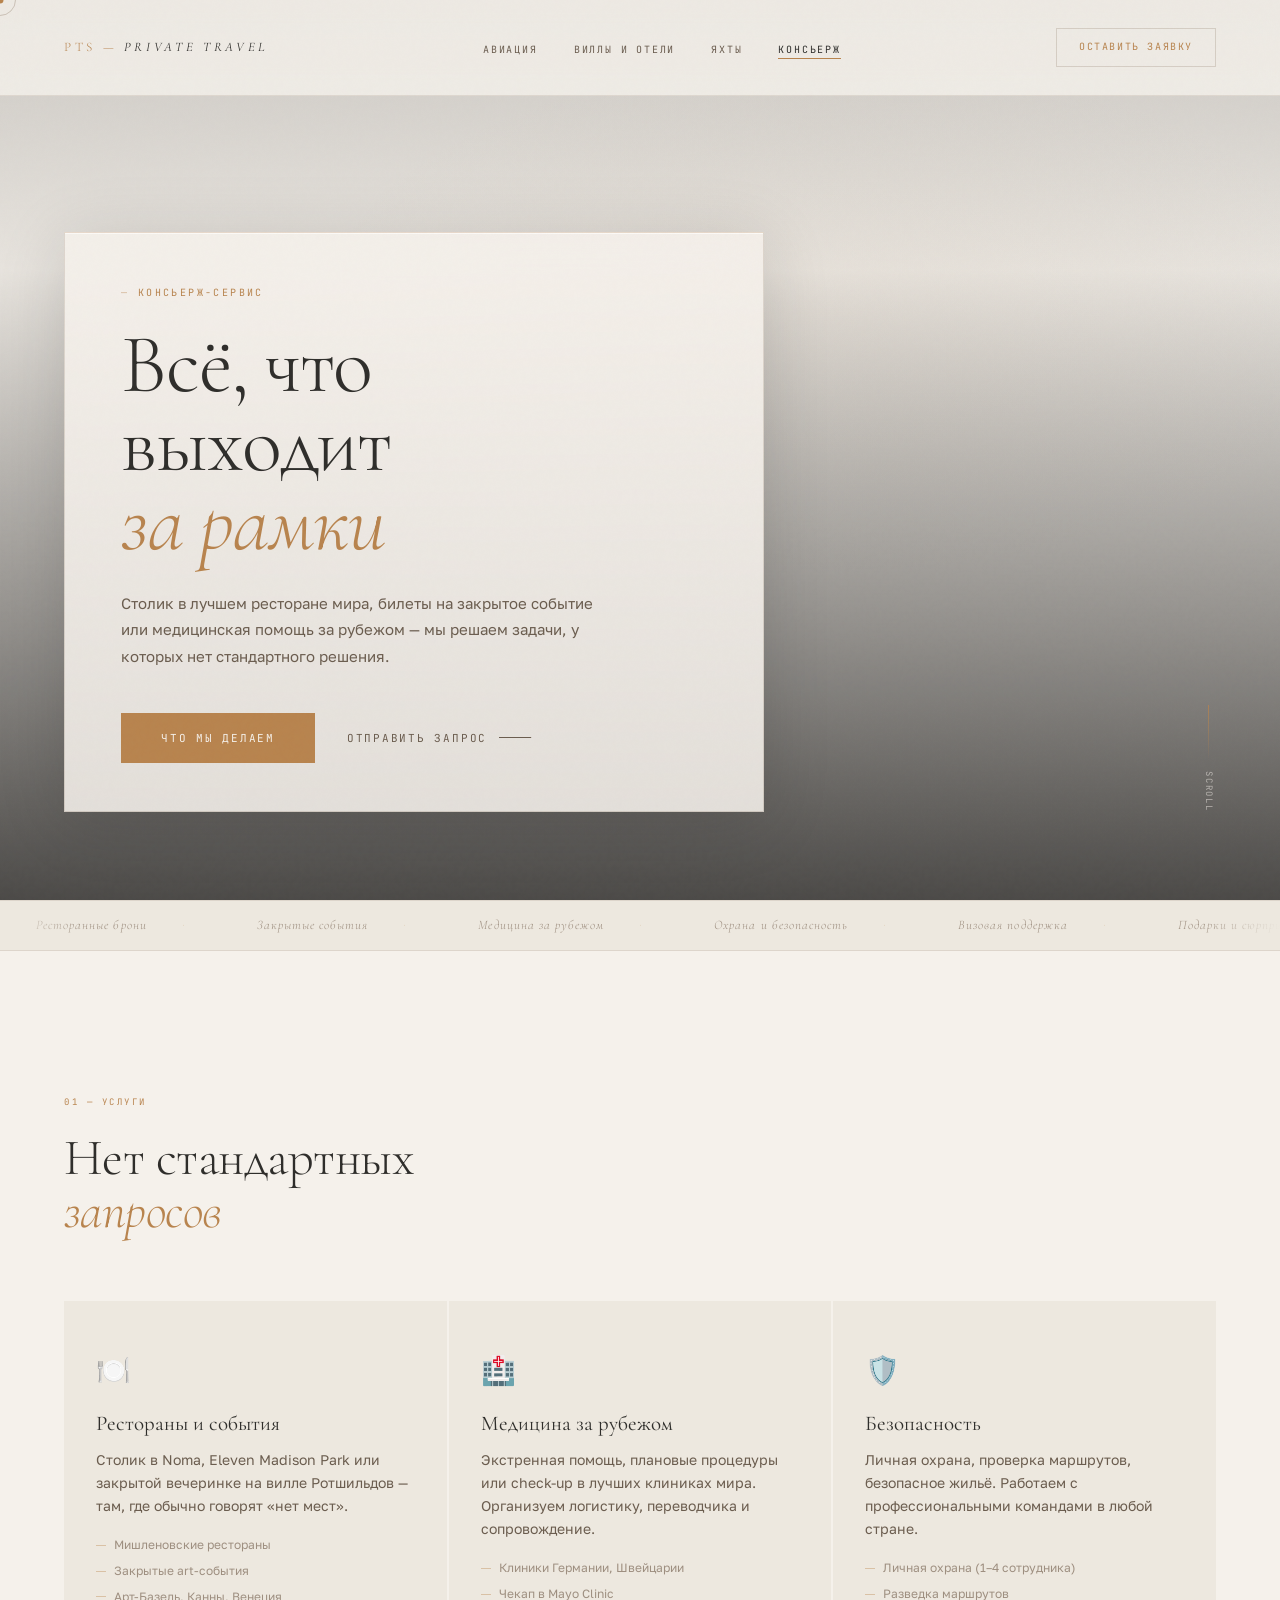
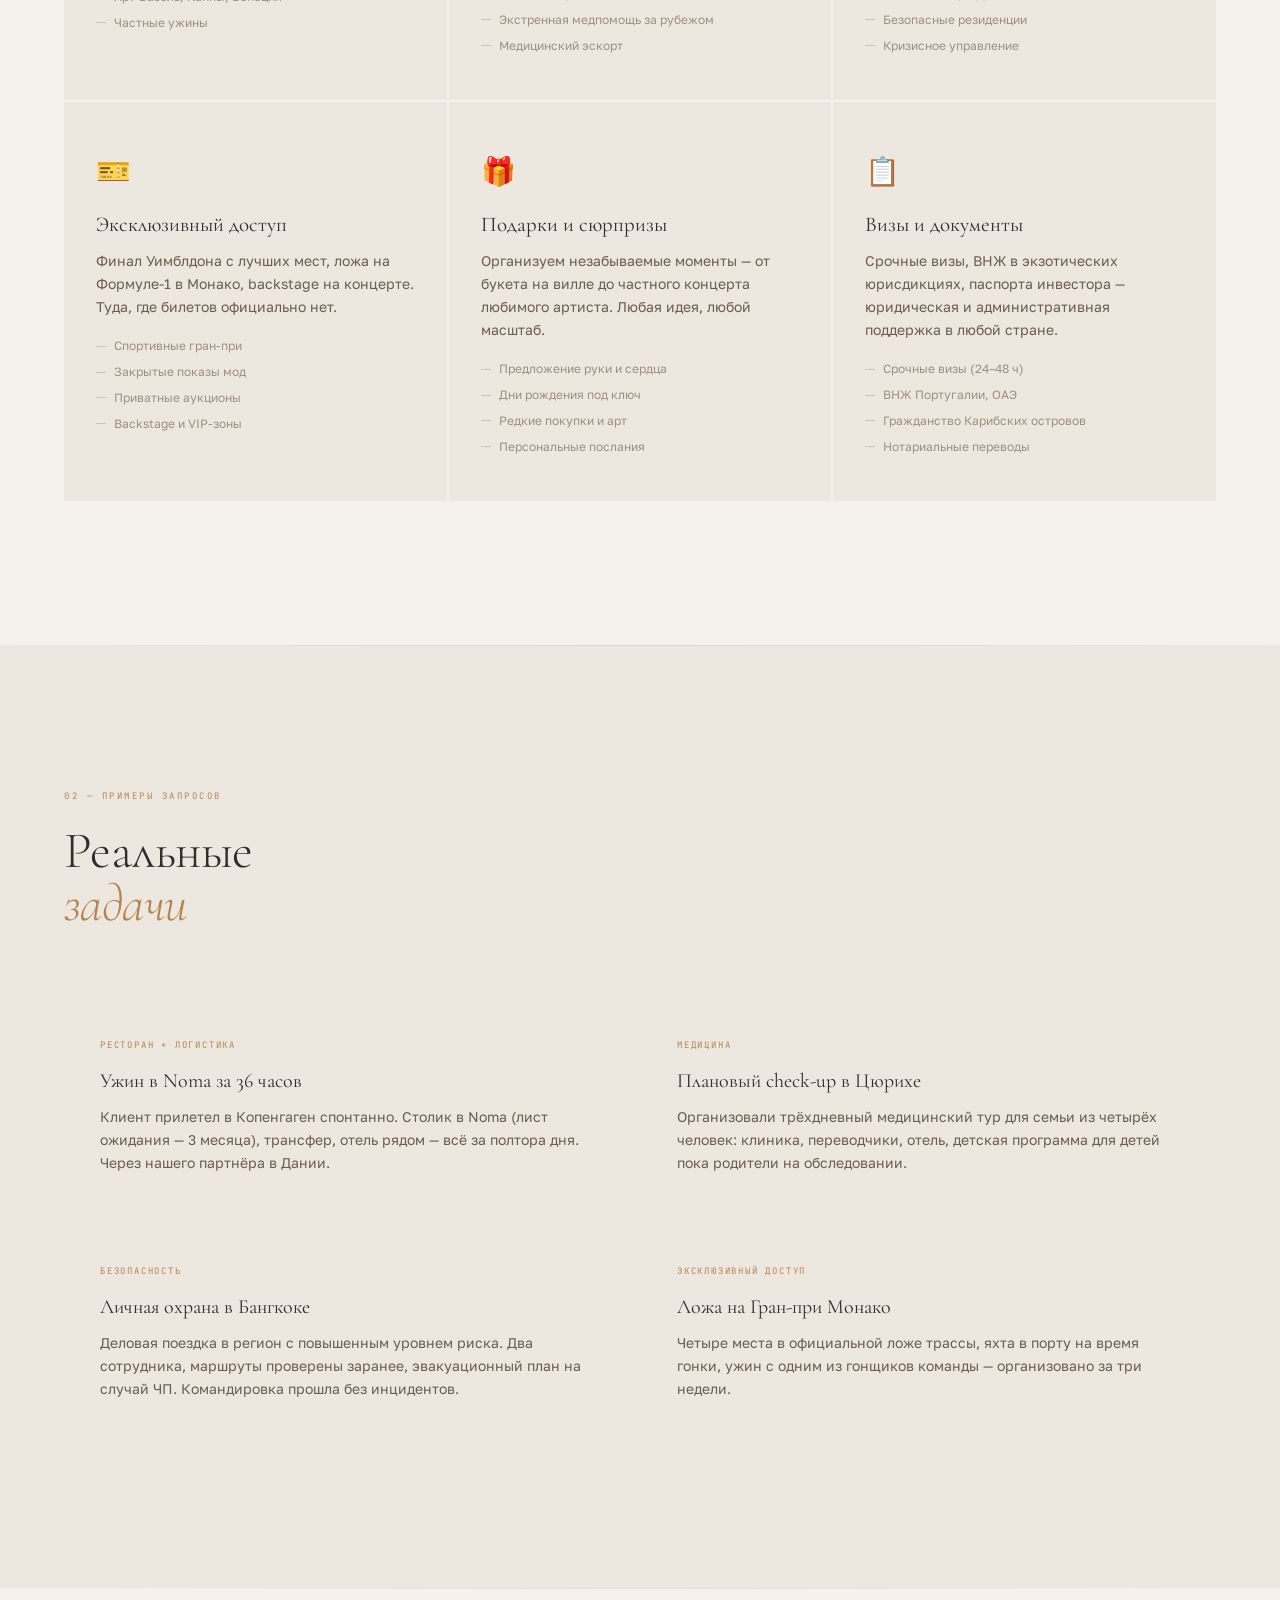
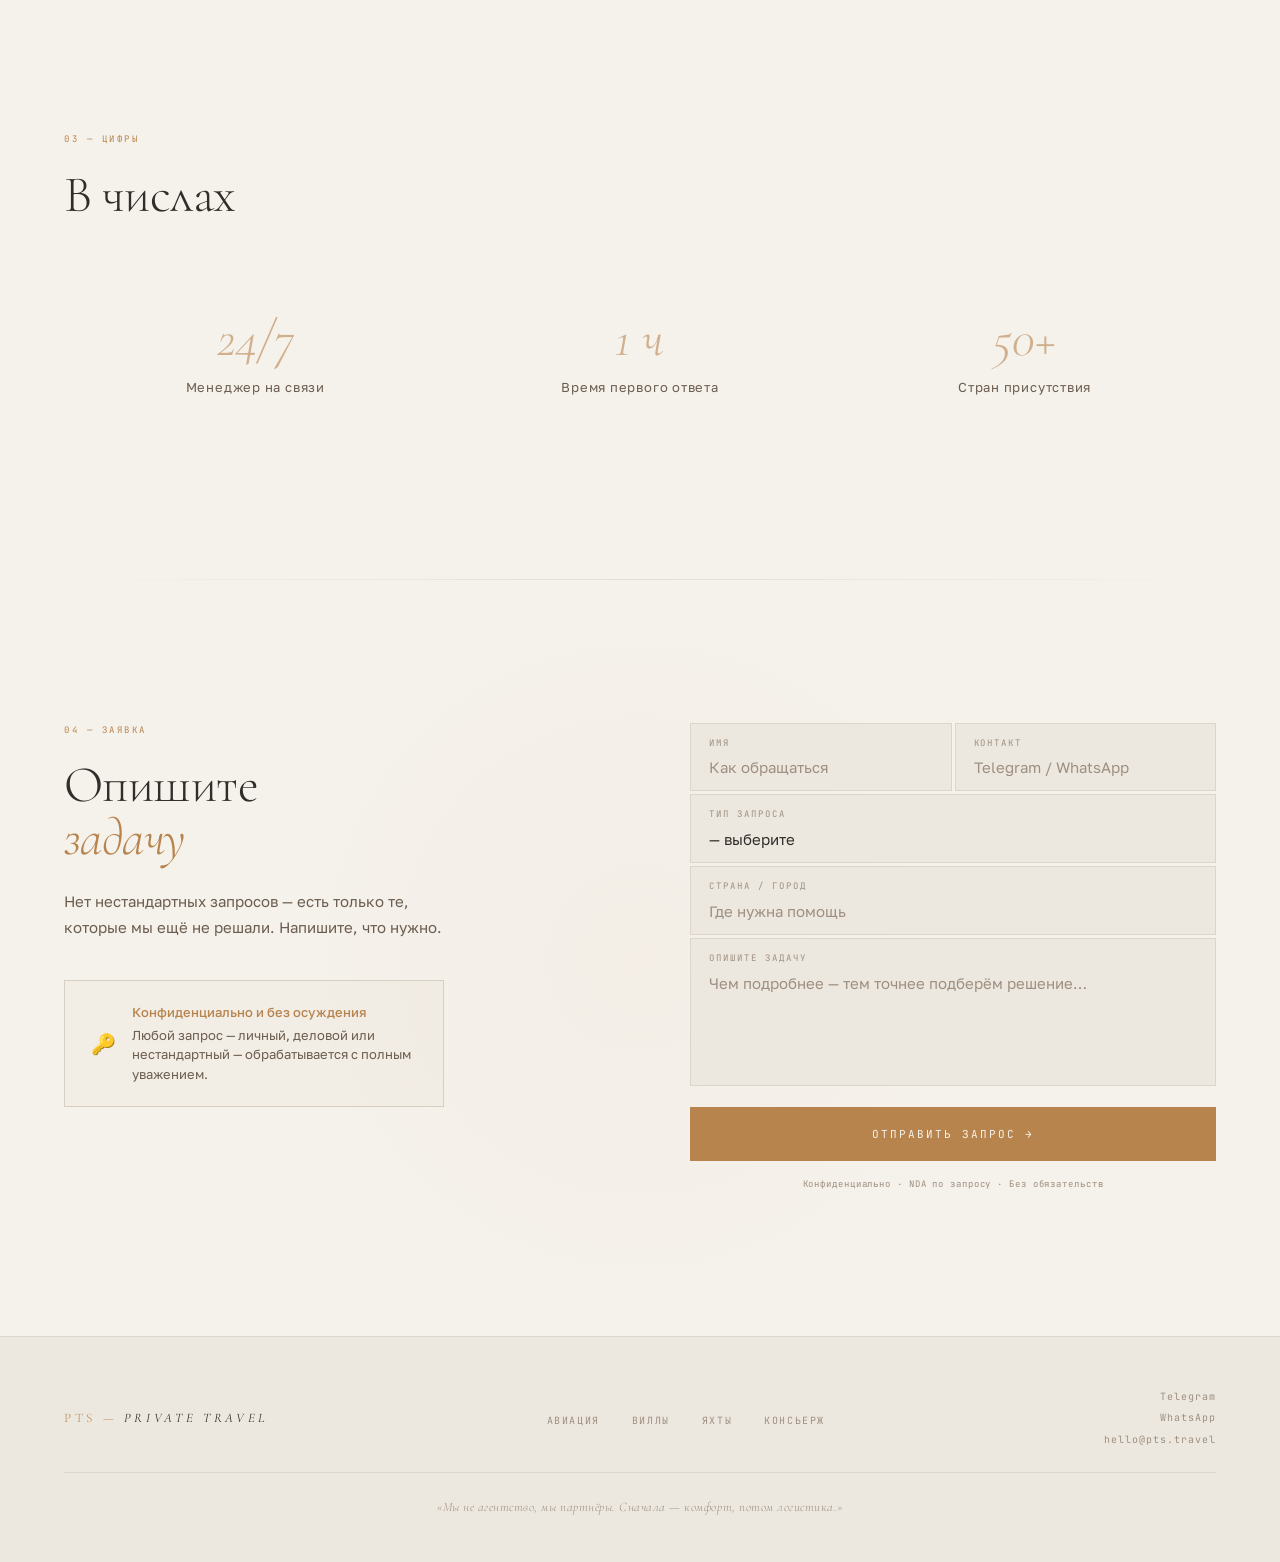
<file: concierge.html>
<!DOCTYPE html>
<html lang="ru">
<head>
<meta charset="UTF-8">
<meta name="viewport" content="width=device-width, initial-scale=1.0">
<title>Консьерж-сервис — Private Travel Services</title>
<link rel="stylesheet" href="style.css">
<style>
  .services-list {
    display: grid;
    grid-template-columns: repeat(3, 1fr);
    gap: 2px;
    margin-top: 64px;
  }
  .svc {
    padding: 44px 32px;
    background: var(--bg2);
    border-top: 2px solid transparent;
    transition: all .4s;
    position: relative; overflow: hidden;
  }
  .svc::before {
    content: '';
    position: absolute; inset: 0;
    background: radial-gradient(ellipse at 50% 0%, rgba(196,151,106,.06) 0%, transparent 60%);
    opacity: 0; transition: opacity .4s;
  }
  .svc:hover { border-top-color: var(--honey); background: var(--bg3); }
  .svc:hover::before { opacity: 1; }
  .svc-icon { font-size: 28px; margin-bottom: 18px; display: block; }
  .svc-title { font-family: var(--serif); font-size: 21px; font-weight: 400; color: var(--cream-light); margin-bottom: 12px; line-height: 1.2; }
  .svc-text { font-size: 14px; font-weight: 300; color: var(--text-muted); line-height: 1.65; }
  .svc-list { margin-top: 18px; list-style: none; display: flex; flex-direction: column; gap: 6px; }
  .svc-list li { font-size: 12px; font-weight: 300; color: var(--text-dim); display: flex; align-items: center; gap: 8px; }
  .svc-list li::before { content: ''; display: block; width: 10px; height: 1px; background: var(--honey); opacity: .4; }

  .cases-grid {
    display: grid;
    grid-template-columns: repeat(2, 1fr);
    gap: 2px;
    margin-top: 64px;
  }
  .case-card {
    padding: 44px 36px;
    background: var(--bg2);
    position: relative;
    transition: background .3s;
  }
  .case-card:hover { background: var(--bg3); }
  .case-tag {
    font-family: var(--mono);
    font-size: 9px; letter-spacing: .2em;
    text-transform: uppercase;
    color: var(--honey);
    margin-bottom: 16px; display: block;
  }
  .case-title {
    font-family: var(--serif);
    font-size: 20px; font-weight: 400;
    color: var(--cream-light);
    margin-bottom: 12px; line-height: 1.2;
  }
  .case-text {
    font-size: 14px; font-weight: 300;
    color: var(--text-muted); line-height: 1.65;
  }

  .promise-row {
    display: grid;
    grid-template-columns: repeat(3, 1fr);
    gap: 2px;
    margin-top: 56px;
  }
  .promise-item {
    padding: 36px 28px;
    background: var(--bg);
    text-align: center;
    transition: background .3s;
  }
  .promise-item:hover { background: var(--bg3); }
  .promise-num {
    font-family: var(--serif);
    font-size: 52px; font-weight: 300;
    font-style: italic;
    color: var(--honey);
    opacity: .6;
    line-height: 1;
    margin-bottom: 12px;
  }
  .promise-label {
    font-family: var(--sans);
    font-size: 13px; letter-spacing: .06em;
    color: var(--text-muted);
  }

  @media (max-width: 1000px) { .services-list { grid-template-columns: repeat(2, 1fr); } .promise-row { grid-template-columns: repeat(3, 1fr); } }
  @media (max-width: 700px) { .services-list { grid-template-columns: 1fr; } .cases-grid { grid-template-columns: 1fr; } .promise-row { grid-template-columns: 1fr; } }
</style>
</head>
<body>

<div class="cursor" id="cursor"></div>
<div class="cursor-ring" id="cursor-ring"></div>

<nav id="main-nav">
  <a href="index.html" class="nav-logo">PTS &mdash; <span>Private Travel</span></a>
  <ul class="nav-links">
    <li><a href="aviation.html">Авиация</a></li>
    <li><a href="villas.html">Виллы и отели</a></li>
    <li><a href="yachts.html">Яхты</a></li>
    <li><a href="concierge.html">Консьерж</a></li>
  </ul>
  <a href="#form" class="nav-cta">Оставить заявку</a>
</nav>

<section class="hero">
  <div class="hero-bg" style="background-image: url('https://images.unsplash.com/photo-1600880292203-757bb62b4baf?w=1920&q=80');"></div>
  <div class="hero-glass">
    <span class="hero-label">Консьерж-сервис</span>
    <h1 class="hero-title">Всё, что<br>выходит<br><em>за рамки</em></h1>
    <p class="hero-sub">Столик в лучшем ресторане мира, билеты на закрытое событие или медицинская помощь за рубежом — мы решаем задачи, у которых нет стандартного решения.</p>
    <div class="hero-actions">
      <a href="#services" class="btn-primary">Что мы делаем</a>
      <a href="#form" class="btn-ghost">Отправить запрос</a>
    </div>
  </div>
  <div class="hero-scroll-indicator">
    <div class="scroll-line"></div>
    <span>Scroll</span>
  </div>
</section>

<div class="marquee-band">
  <div class="marquee-track">
    <span class="marquee-item">Ресторанные брони</span>
    <span class="marquee-item">Закрытые события</span>
    <span class="marquee-item">Медицина за рубежом</span>
    <span class="marquee-item">Охрана и безопасность</span>
    <span class="marquee-item">Визовая поддержка</span>
    <span class="marquee-item">Подарки и сюрпризы</span>
    <span class="marquee-item">Ресторанные брони</span>
    <span class="marquee-item">Закрытые события</span>
    <span class="marquee-item">Медицина за рубежом</span>
    <span class="marquee-item">Охрана и безопасность</span>
    <span class="marquee-item">Визовая поддержка</span>
    <span class="marquee-item">Подарки и сюрпризы</span>
  </div>
</div>

<!-- SERVICES -->
<section class="section" id="services">
  <div class="reveal">
    <span class="section-label">01 &mdash; Услуги</span>
    <h2 class="section-title">Нет стандартных<br><em>запросов</em></h2>
  </div>
  <div class="services-list" data-stagger>

    <div class="svc reveal">
      <span class="svc-icon">🍽️</span>
      <div class="svc-title">Рестораны и события</div>
      <p class="svc-text">Столик в Noma, Eleven Madison Park или закрытой вечеринке на вилле Ротшильдов — там, где обычно говорят «нет мест».</p>
      <ul class="svc-list">
        <li>Мишленовские рестораны</li>
        <li>Закрытые art-события</li>
        <li>Арт-Базель, Канны, Венеция</li>
        <li>Частные ужины</li>
      </ul>
    </div>

    <div class="svc reveal">
      <span class="svc-icon">🏥</span>
      <div class="svc-title">Медицина за рубежом</div>
      <p class="svc-text">Экстренная помощь, плановые процедуры или check-up в лучших клиниках мира. Организуем логистику, переводчика и сопровождение.</p>
      <ul class="svc-list">
        <li>Клиники Германии, Швейцарии</li>
        <li>Чекап в Mayo Clinic</li>
        <li>Экстренная медпомощь за рубежом</li>
        <li>Медицинский эскорт</li>
      </ul>
    </div>

    <div class="svc reveal">
      <span class="svc-icon">🛡️</span>
      <div class="svc-title">Безопасность</div>
      <p class="svc-text">Личная охрана, проверка маршрутов, безопасное жильё. Работаем с профессиональными командами в любой стране.</p>
      <ul class="svc-list">
        <li>Личная охрана (1–4 сотрудника)</li>
        <li>Разведка маршрутов</li>
        <li>Безопасные резиденции</li>
        <li>Кризисное управление</li>
      </ul>
    </div>

    <div class="svc reveal">
      <span class="svc-icon">🎫</span>
      <div class="svc-title">Эксклюзивный доступ</div>
      <p class="svc-text">Финал Уимблдона с лучших мест, ложа на Формуле-1 в Монако, backstage на концерте. Туда, где билетов официально нет.</p>
      <ul class="svc-list">
        <li>Спортивные гран-при</li>
        <li>Закрытые показы мод</li>
        <li>Приватные аукционы</li>
        <li>Backstage и VIP-зоны</li>
      </ul>
    </div>

    <div class="svc reveal">
      <span class="svc-icon">🎁</span>
      <div class="svc-title">Подарки и сюрпризы</div>
      <p class="svc-text">Организуем незабываемые моменты — от букета на вилле до частного концерта любимого артиста. Любая идея, любой масштаб.</p>
      <ul class="svc-list">
        <li>Предложение руки и сердца</li>
        <li>Дни рождения под ключ</li>
        <li>Редкие покупки и арт</li>
        <li>Персональные послания</li>
      </ul>
    </div>

    <div class="svc reveal">
      <span class="svc-icon">📋</span>
      <div class="svc-title">Визы и документы</div>
      <p class="svc-text">Срочные визы, ВНЖ в экзотических юрисдикциях, паспорта инвестора — юридическая и административная поддержка в любой стране.</p>
      <ul class="svc-list">
        <li>Срочные визы (24–48 ч)</li>
        <li>ВНЖ Португалии, ОАЭ</li>
        <li>Гражданство Карибских островов</li>
        <li>Нотариальные переводы</li>
      </ul>
    </div>

  </div>
</section>

<!-- CASES -->
<section class="section section-alt" id="cases">
  <div class="reveal">
    <span class="section-label">02 &mdash; Примеры запросов</span>
    <h2 class="section-title">Реальные<br><em>задачи</em></h2>
  </div>
  <div class="cases-grid" data-stagger>
    <div class="case-card reveal">
      <span class="case-tag">Ресторан + логистика</span>
      <div class="case-title">Ужин в Noma за 36 часов</div>
      <p class="case-text">Клиент прилетел в Копенгаген спонтанно. Столик в Noma (лист ожидания — 3 месяца), трансфер, отель рядом — всё за полтора дня. Через нашего партнёра в Дании.</p>
    </div>
    <div class="case-card reveal">
      <span class="case-tag">Медицина</span>
      <div class="case-title">Плановый check-up в Цюрихе</div>
      <p class="case-text">Организовали трёхдневный медицинский тур для семьи из четырёх человек: клиника, переводчики, отель, детская программа для детей пока родители на обследовании.</p>
    </div>
    <div class="case-card reveal">
      <span class="case-tag">Безопасность</span>
      <div class="case-title">Личная охрана в Бангкоке</div>
      <p class="case-text">Деловая поездка в регион с повышенным уровнем риска. Два сотрудника, маршруты проверены заранее, эвакуационный план на случай ЧП. Командировка прошла без инцидентов.</p>
    </div>
    <div class="case-card reveal">
      <span class="case-tag">Эксклюзивный доступ</span>
      <div class="case-title">Ложа на Гран-при Монако</div>
      <p class="case-text">Четыре места в официальной ложе трассы, яхта в порту на время гонки, ужин с одним из гонщиков команды — организовано за три недели.</p>
    </div>
  </div>
</section>

<!-- NUMBERS -->
<section class="section" id="numbers">
  <div class="reveal">
    <span class="section-label">03 &mdash; Цифры</span>
    <h2 class="section-title">В числах</h2>
  </div>
  <div class="promise-row" data-stagger>
    <div class="promise-item reveal">
      <div class="promise-num">24/7</div>
      <div class="promise-label">Менеджер на связи</div>
    </div>
    <div class="promise-item reveal">
      <div class="promise-num">1 ч</div>
      <div class="promise-label">Время первого ответа</div>
    </div>
    <div class="promise-item reveal">
      <div class="promise-num">50+</div>
      <div class="promise-label">Стран присутствия</div>
    </div>
  </div>
</section>

<!-- FORM -->
<section class="form-section" id="form">
  <div class="form-layout">
    <div class="form-left reveal">
      <span class="section-label">04 &mdash; Заявка</span>
      <h2 class="section-title">Опишите<br><em>задачу</em></h2>
      <p>Нет нестандартных запросов — есть только те, которые мы ещё не решали. Напишите, что нужно.</p>
      <div class="form-badge">
        <div class="form-badge-icon">🔑</div>
        <div class="form-badge-text">
          <strong>Конфиденциально и без осуждения</strong>
          Любой запрос — личный, деловой или нестандартный — обрабатывается с полным уважением.
        </div>
      </div>
    </div>
    <div>
      <form id="contactForm">
        <div class="form-row">
          <div class="field-group">
            <label class="field-label" for="name">Имя</label>
            <input type="text" id="name" name="name" placeholder="Как обращаться" required>
          </div>
          <div class="field-group">
            <label class="field-label" for="contact">Контакт</label>
            <input type="text" id="contact" name="contact" placeholder="Telegram / WhatsApp" required>
          </div>
        </div>
        <div class="field-group">
          <label class="field-label" for="svctype">Тип запроса</label>
          <select id="svctype" name="svctype">
            <option value="" disabled selected>— выберите</option>
            <option>Ресторан / событие</option>
            <option>Медицина за рубежом</option>
            <option>Безопасность</option>
            <option>Эксклюзивный доступ</option>
            <option>Подарок / сюрприз</option>
            <option>Визы и документы</option>
            <option>Другое</option>
          </select>
        </div>
        <div class="field-group">
          <label class="field-label" for="country">Страна / Город</label>
          <input type="text" id="country" name="country" placeholder="Где нужна помощь">
        </div>
        <div class="field-group">
          <label class="field-label" for="task">Опишите задачу</label>
          <textarea id="task" name="task" placeholder="Чем подробнее — тем точнее подберём решение…" style="min-height:120px;"></textarea>
        </div>
        <button type="submit" class="btn-submit">Отправить запрос →</button>
        <p class="form-fine">Конфиденциально · NDA по запросу · Без обязательств</p>
      </form>
      <div class="form-success" id="formSuccess">
        <h3>Заявка принята</h3>
        <p>Менеджер свяжется с вами в течение часа.<br>Спасибо, что выбрали нас.</p>
      </div>
    </div>
  </div>
</section>

<footer>
  <a href="index.html" class="footer-logo">PTS &mdash; <span>Private Travel</span></a>
  <ul class="footer-nav">
    <li><a href="aviation.html">Авиация</a></li>
    <li><a href="villas.html">Виллы</a></li>
    <li><a href="yachts.html">Яхты</a></li>
    <li><a href="concierge.html">Консьерж</a></li>
  </ul>
  <div class="footer-contacts">
    <a href="https://t.me/pts">Telegram</a>
    <a href="https://wa.me/79000000000">WhatsApp</a>
    <a href="mailto:hello@pts.travel">hello@pts.travel</a>
  </div>
  <p class="footer-tagline">«Мы не агентство, мы партнёры. Сначала — комфорт, потом логистика.»</p>
</footer>

<script src="shared.js"></script>
</body>
</html>
</file>
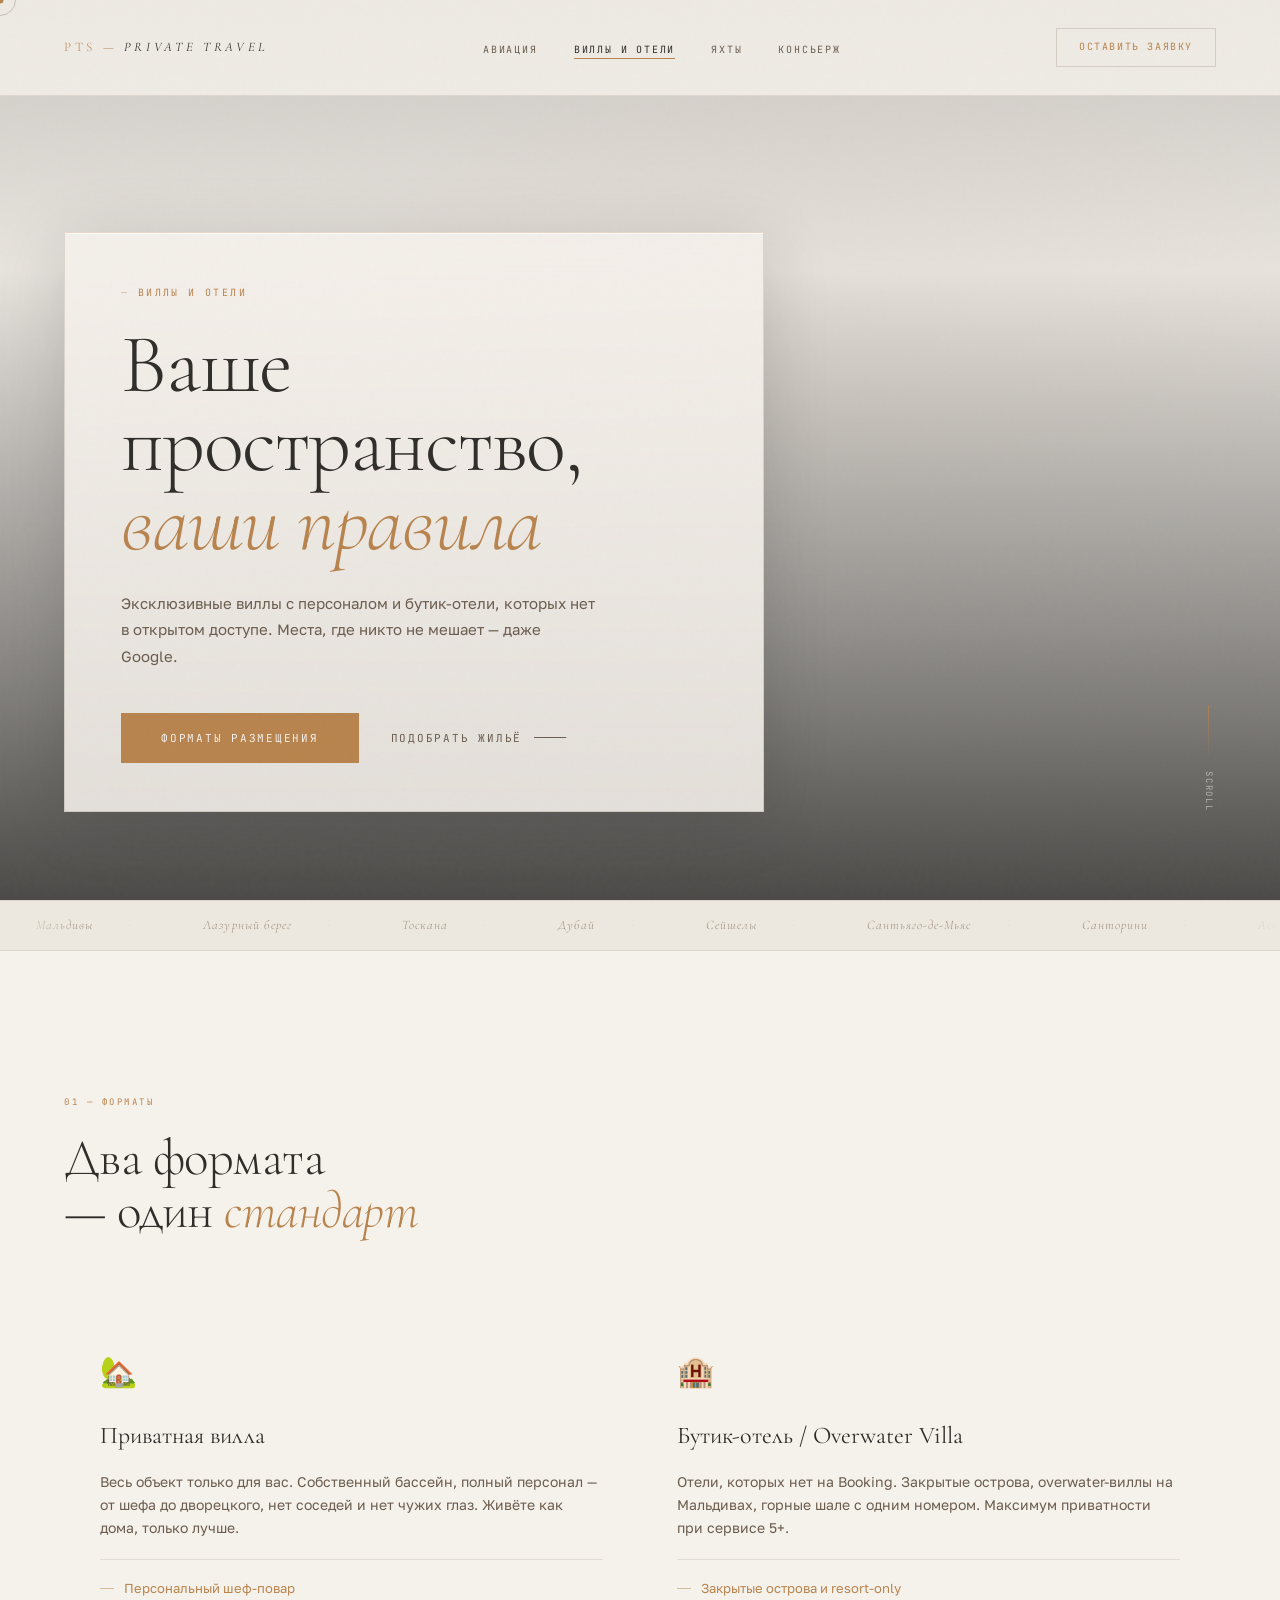
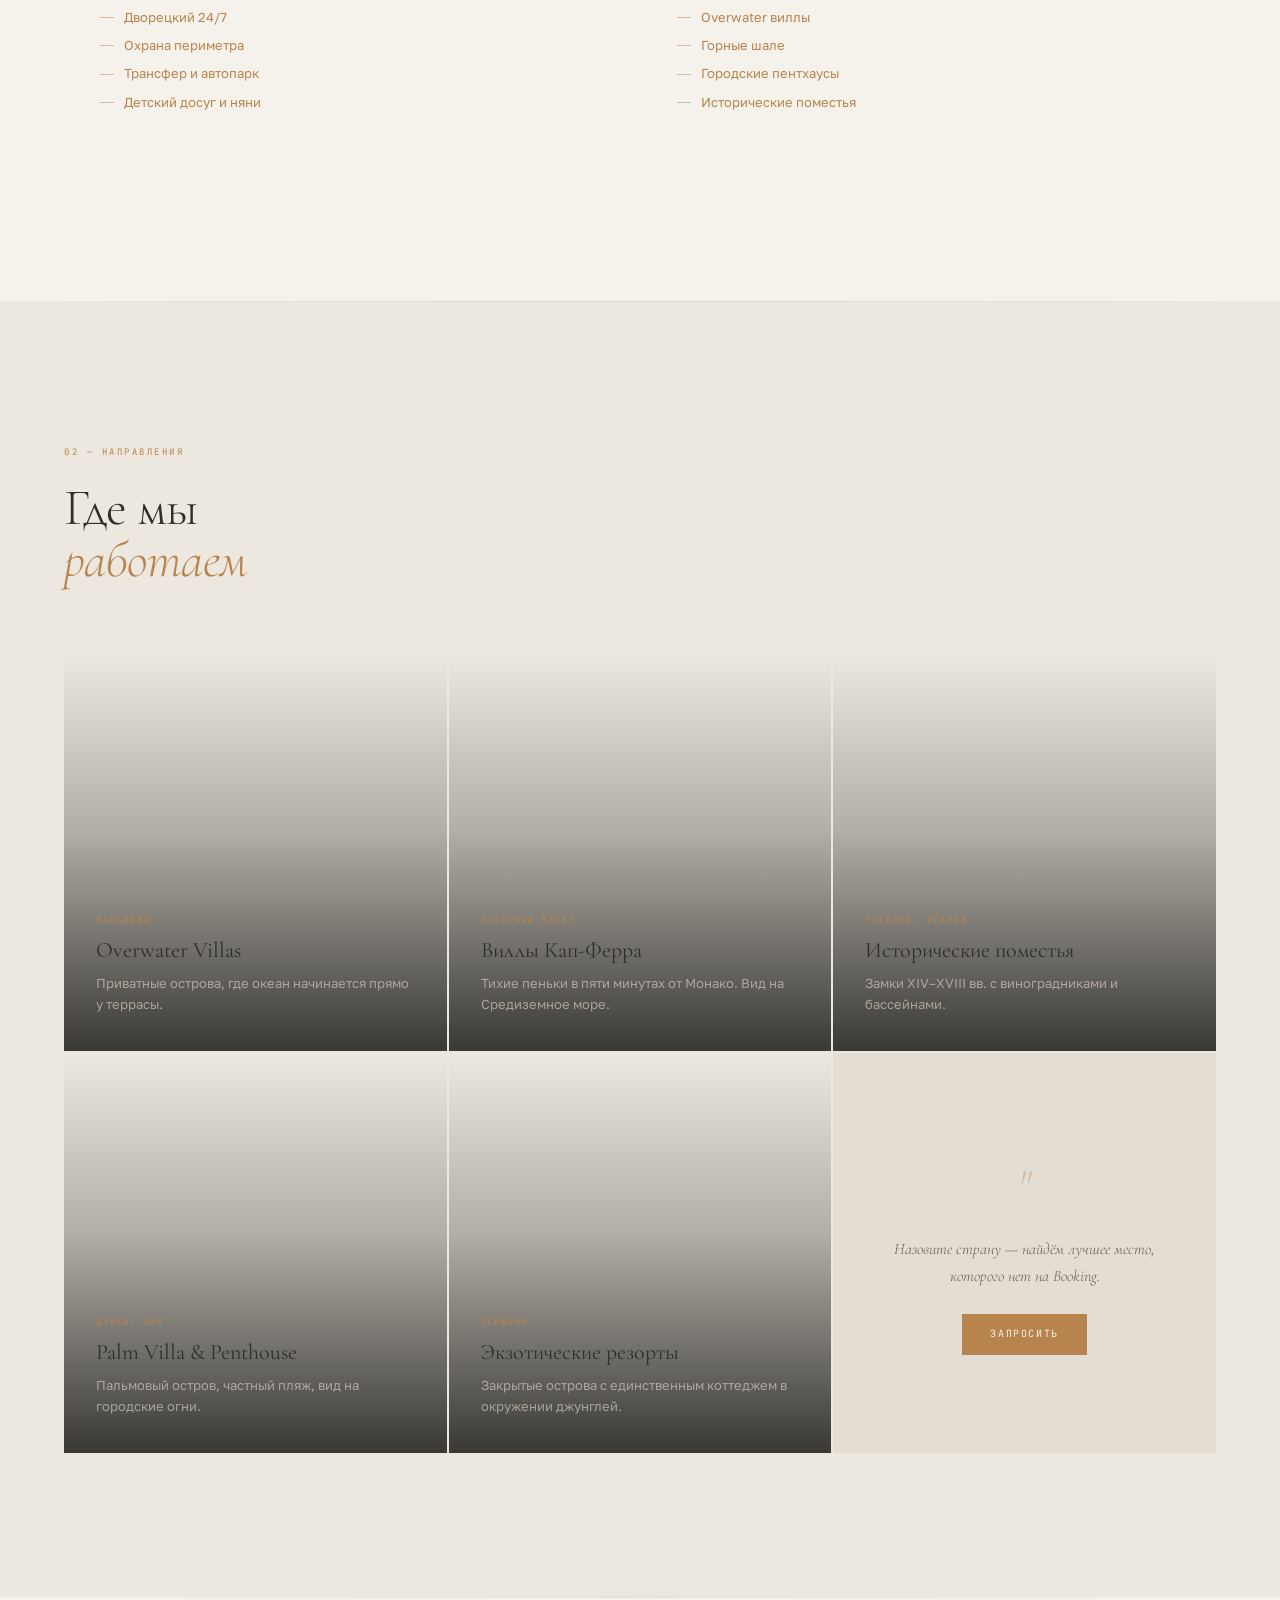
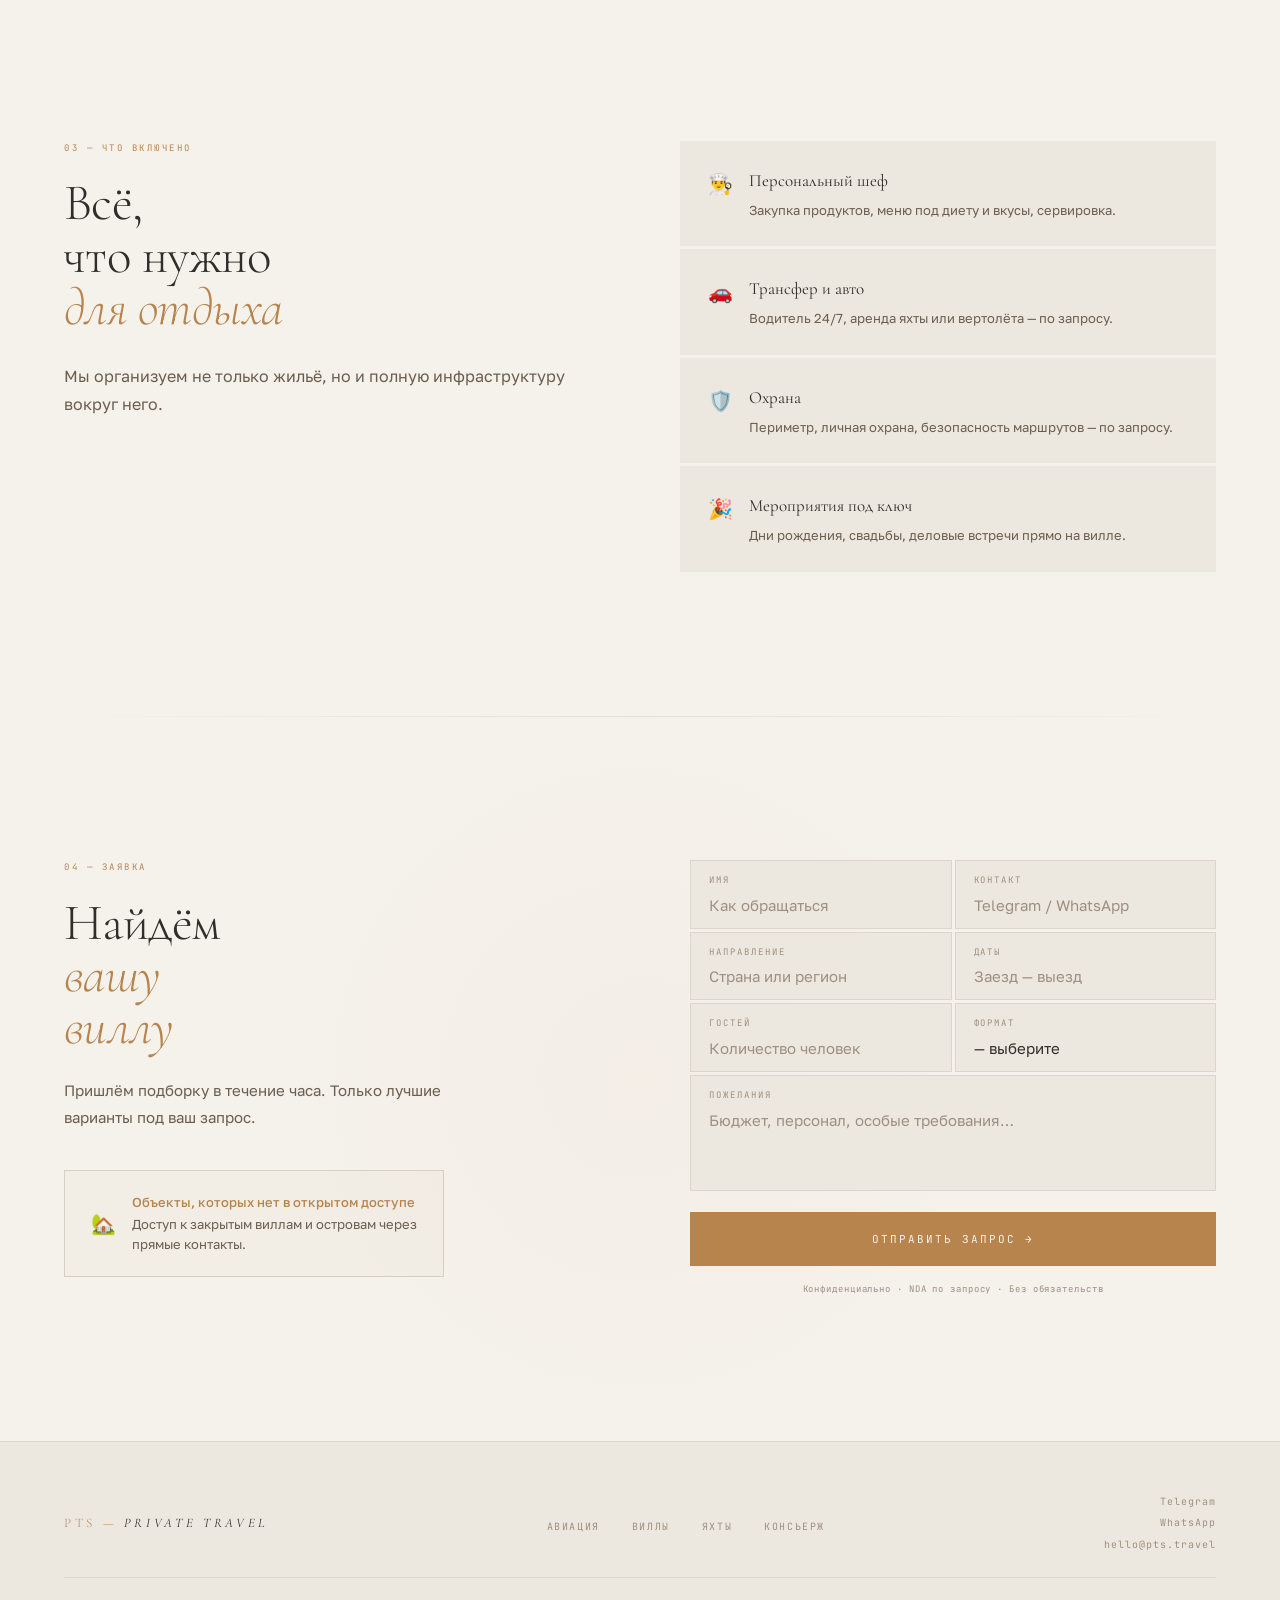
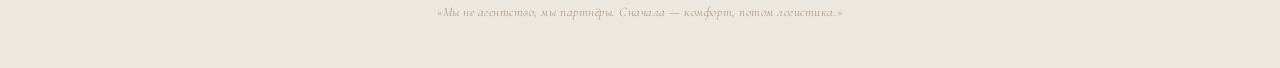
<file: villas.html>
<!DOCTYPE html>
<html lang="ru">
<head>
<meta charset="UTF-8">
<meta name="viewport" content="width=device-width, initial-scale=1.0">
<title>Виллы и отели — Private Travel Services</title>
<link rel="stylesheet" href="style.css">
<style>
  .villas-grid {
    display: grid;
    grid-template-columns: repeat(3, 1fr);
    gap: 2px;
    margin-top: 64px;
  }
  .villa-card {
    position: relative;
    overflow: hidden;
    min-height: 400px;
    display: flex;
    flex-direction: column;
    justify-content: flex-end;
    background: var(--bg2);
  }
  .villa-card-img {
    position: absolute; inset: 0;
    background-size: cover;
    background-position: center;
    transition: transform .7s ease;
  }
  .villa-card:hover .villa-card-img { transform: scale(1.05); }
  .villa-card-overlay {
    position: absolute; inset: 0;
    background: linear-gradient(to top, rgba(42,41,37,.92) 0%, rgba(42,41,37,.3) 55%, transparent 100%);
  }
  .villa-card-body {
    position: relative;
    padding: 36px 32px;
  }
  .villa-card-tag {
    font-family: var(--mono);
    font-size: 9px; letter-spacing: .2em;
    text-transform: uppercase;
    color: var(--honey); margin-bottom: 10px; display: block;
  }
  .villa-card-name {
    font-family: var(--serif);
    font-size: 22px; font-weight: 400;
    color: var(--cream-light);
    margin-bottom: 10px; line-height: 1.15;
  }
  .villa-card-desc {
    font-size: 13px; font-weight: 300;
    color: rgba(216,207,194,.65);
    line-height: 1.6;
  }

  .types-grid {
    display: grid;
    grid-template-columns: repeat(2, 1fr);
    gap: 2px;
    margin-top: 64px;
  }
  .type-card {
    padding: 44px 36px;
    background: var(--bg);
    border-top: 2px solid transparent;
    transition: all .4s;
  }
  .type-card:hover { border-top-color: var(--honey); background: var(--bg3); }
  .type-icon { font-size: 30px; margin-bottom: 20px; display: block; }
  .type-title {
    font-family: var(--serif);
    font-size: 24px; font-weight: 400;
    color: var(--cream-light);
    margin-bottom: 14px;
  }
  .type-text {
    font-size: 14px; font-weight: 300;
    color: var(--text-muted); line-height: 1.65;
  }
  .type-list {
    margin-top: 20px; padding-top: 18px;
    border-top: 1px solid var(--border-dim);
    list-style: none; display: flex; flex-direction: column; gap: 7px;
  }
  .type-list li {
    font-size: 13px; font-weight: 300;
    color: var(--honey);
    display: flex; align-items: center; gap: 10px;
  }
  .type-list li::before {
    content: '';
    display: block; width: 14px; height: 1px;
    background: var(--honey); opacity: .5;
  }

  @media (max-width: 900px) {
    .villas-grid { grid-template-columns: 1fr 1fr; }
    .types-grid { grid-template-columns: 1fr; }
  }
  @media (max-width: 600px) {
    .villas-grid { grid-template-columns: 1fr; }
  }
</style>
</head>
<body>

<div class="cursor" id="cursor"></div>
<div class="cursor-ring" id="cursor-ring"></div>

<nav id="main-nav">
  <a href="index.html" class="nav-logo">PTS &mdash; <span>Private Travel</span></a>
  <ul class="nav-links">
    <li><a href="aviation.html">Авиация</a></li>
    <li><a href="villas.html">Виллы и отели</a></li>
    <li><a href="yachts.html">Яхты</a></li>
    <li><a href="concierge.html">Консьерж</a></li>
  </ul>
  <a href="#form" class="nav-cta">Оставить заявку</a>
</nav>

<!-- HERO -->
<section class="hero">
  <div class="hero-bg" style="background-image: url('https://images.unsplash.com/photo-1520250497591-112f2f40a3f4?w=1920&q=80');"></div>
  <div class="hero-glass">
    <span class="hero-label">Виллы и отели</span>
    <h1 class="hero-title">Ваше<br>пространство,<br><em>ваши правила</em></h1>
    <p class="hero-sub">Эксклюзивные виллы с персоналом и бутик-отели, которых нет в открытом доступе. Места, где никто не мешает — даже Google.</p>
    <div class="hero-actions">
      <a href="#types" class="btn-primary">Форматы размещения</a>
      <a href="#form" class="btn-ghost">Подобрать жильё</a>
    </div>
  </div>
  <div class="hero-scroll-indicator">
    <div class="scroll-line"></div>
    <span>Scroll</span>
  </div>
</section>

<div class="marquee-band">
  <div class="marquee-track">
    <span class="marquee-item">Мальдивы</span>
    <span class="marquee-item">Лазурный берег</span>
    <span class="marquee-item">Тоскана</span>
    <span class="marquee-item">Дубай</span>
    <span class="marquee-item">Сейшелы</span>
    <span class="marquee-item">Сантьяго-де-Мьяс</span>
    <span class="marquee-item">Санторини</span>
    <span class="marquee-item">Аспен</span>
    <span class="marquee-item">Мальдивы</span>
    <span class="marquee-item">Лазурный берег</span>
    <span class="marquee-item">Тоскана</span>
    <span class="marquee-item">Дубай</span>
    <span class="marquee-item">Сейшелы</span>
    <span class="marquee-item">Санторини</span>
    <span class="marquee-item">Аспен</span>
  </div>
</div>

<!-- TYPES -->
<section class="section" id="types">
  <div class="reveal">
    <span class="section-label">01 &mdash; Форматы</span>
    <h2 class="section-title">Два формата<br>— один <em>стандарт</em></h2>
  </div>
  <div class="types-grid" data-stagger>

    <div class="type-card reveal">
      <span class="type-icon">🏡</span>
      <div class="type-title">Приватная вилла</div>
      <p class="type-text">Весь объект только для вас. Собственный бассейн, полный персонал — от шефа до дворецкого, нет соседей и нет чужих глаз. Живёте как дома, только лучше.</p>
      <ul class="type-list">
        <li>Персональный шеф-повар</li>
        <li>Дворецкий 24/7</li>
        <li>Охрана периметра</li>
        <li>Трансфер и автопарк</li>
        <li>Детский досуг и няни</li>
      </ul>
    </div>

    <div class="type-card reveal">
      <span class="type-icon">🏨</span>
      <div class="type-title">Бутик-отель / Overwater Villa</div>
      <p class="type-text">Отели, которых нет на Booking. Закрытые острова, overwater-виллы на Мальдивах, горные шале с одним номером. Максимум приватности при сервисе 5+.</p>
      <ul class="type-list">
        <li>Закрытые острова и resort-only</li>
        <li>Overwater виллы</li>
        <li>Горные шале</li>
        <li>Городские пентхаусы</li>
        <li>Исторические поместья</li>
      </ul>
    </div>

  </div>
</section>

<!-- DESTINATIONS -->
<section class="section section-alt" id="dest">
  <div class="reveal">
    <span class="section-label">02 &mdash; Направления</span>
    <h2 class="section-title">Где мы<br><em>работаем</em></h2>
  </div>
  <div class="villas-grid" data-stagger>

    <div class="villa-card reveal">
      <div class="villa-card-img" style="background-image:url('https://images.unsplash.com/photo-1573843981267-be1999ff37cd?w=800&q=80');"></div>
      <div class="villa-card-overlay"></div>
      <div class="villa-card-body">
        <span class="villa-card-tag">Мальдивы</span>
        <div class="villa-card-name">Overwater Villas</div>
        <p class="villa-card-desc">Приватные острова, где океан начинается прямо у террасы.</p>
      </div>
    </div>

    <div class="villa-card reveal">
      <div class="villa-card-img" style="background-image:url('https://images.unsplash.com/photo-1512917774080-9991f1c4c750?w=800&q=80');"></div>
      <div class="villa-card-overlay"></div>
      <div class="villa-card-body">
        <span class="villa-card-tag">Лазурный берег</span>
        <div class="villa-card-name">Виллы Кап-Ферра</div>
        <p class="villa-card-desc">Тихие пеньки в пяти минутах от Монако. Вид на Средиземное море.</p>
      </div>
    </div>

    <div class="villa-card reveal">
      <div class="villa-card-img" style="background-image:url('https://images.unsplash.com/photo-1534430480872-3498386e7856?w=800&q=80');"></div>
      <div class="villa-card-overlay"></div>
      <div class="villa-card-body">
        <span class="villa-card-tag">Тоскана, Италия</span>
        <div class="villa-card-name">Исторические поместья</div>
        <p class="villa-card-desc">Замки XIV–XVIII вв. с виноградниками и бассейнами.</p>
      </div>
    </div>

    <div class="villa-card reveal">
      <div class="villa-card-img" style="background-image:url('https://images.unsplash.com/photo-1602343168117-bb8ffe3e2e9f?w=800&q=80');"></div>
      <div class="villa-card-overlay"></div>
      <div class="villa-card-body">
        <span class="villa-card-tag">Дубай, ОАЭ</span>
        <div class="villa-card-name">Palm Villa & Penthouse</div>
        <p class="villa-card-desc">Пальмовый остров, частный пляж, вид на городские огни.</p>
      </div>
    </div>

    <div class="villa-card reveal">
      <div class="villa-card-img" style="background-image:url('https://images.unsplash.com/photo-1507525428034-b723cf961d3e?w=800&q=80');"></div>
      <div class="villa-card-overlay"></div>
      <div class="villa-card-body">
        <span class="villa-card-tag">Сейшелы</span>
        <div class="villa-card-name">Экзотические резорты</div>
        <p class="villa-card-desc">Закрытые острова с единственным коттеджем в окружении джунглей.</p>
      </div>
    </div>

    <div class="villa-card reveal" style="background:var(--bg3);justify-content:center;align-items:center;min-height:300px;">
      <div style="text-align:center;padding:40px;">
        <div style="font-family:var(--serif);font-size:42px;font-style:italic;color:var(--honey);opacity:.35;margin-bottom:16px;">"</div>
        <p style="font-family:var(--serif);font-size:16px;font-style:italic;font-weight:300;color:var(--text-muted);line-height:1.7;">Назовите страну — найдём лучшее место, которого нет на Booking.</p>
        <a href="#form" class="btn-primary" style="margin-top:24px;font-size:10px;padding:12px 28px;">Запросить</a>
      </div>
    </div>

  </div>
</section>

<!-- INCLUDED -->
<section class="section" id="included">
  <div style="display:grid;grid-template-columns:1fr 1fr;gap:80px;align-items:start;">
    <div class="reveal">
      <span class="section-label">03 &mdash; Что включено</span>
      <h2 class="section-title">Всё,<br>что нужно<br><em>для отдыха</em></h2>
      <p style="margin-top:28px;font-size:16px;font-weight:300;color:var(--text-muted);line-height:1.75;">Мы организуем не только жильё, но и полную инфраструктуру вокруг него.</p>
    </div>
    <div style="display:flex;flex-direction:column;gap:3px;" data-stagger>
      <div class="reveal" style="display:flex;gap:16px;align-items:flex-start;padding:26px 28px;background:var(--bg2);">
        <span style="font-size:20px;flex-shrink:0;">👨‍🍳</span>
        <div>
          <div style="font-family:var(--serif);font-size:17px;color:var(--cream-light);margin-bottom:6px;">Персональный шеф</div>
          <div style="font-size:13px;font-weight:300;color:var(--text-muted);line-height:1.5;">Закупка продуктов, меню под диету и вкусы, сервировка.</div>
        </div>
      </div>
      <div class="reveal" style="display:flex;gap:16px;align-items:flex-start;padding:26px 28px;background:var(--bg2);">
        <span style="font-size:20px;flex-shrink:0;">🚗</span>
        <div>
          <div style="font-family:var(--serif);font-size:17px;color:var(--cream-light);margin-bottom:6px;">Трансфер и авто</div>
          <div style="font-size:13px;font-weight:300;color:var(--text-muted);line-height:1.5;">Водитель 24/7, аренда яхты или вертолёта — по запросу.</div>
        </div>
      </div>
      <div class="reveal" style="display:flex;gap:16px;align-items:flex-start;padding:26px 28px;background:var(--bg2);">
        <span style="font-size:20px;flex-shrink:0;">🛡️</span>
        <div>
          <div style="font-family:var(--serif);font-size:17px;color:var(--cream-light);margin-bottom:6px;">Охрана</div>
          <div style="font-size:13px;font-weight:300;color:var(--text-muted);line-height:1.5;">Периметр, личная охрана, безопасность маршрутов — по запросу.</div>
        </div>
      </div>
      <div class="reveal" style="display:flex;gap:16px;align-items:flex-start;padding:26px 28px;background:var(--bg2);">
        <span style="font-size:20px;flex-shrink:0;">🎉</span>
        <div>
          <div style="font-family:var(--serif);font-size:17px;color:var(--cream-light);margin-bottom:6px;">Мероприятия под ключ</div>
          <div style="font-size:13px;font-weight:300;color:var(--text-muted);line-height:1.5;">Дни рождения, свадьбы, деловые встречи прямо на вилле.</div>
        </div>
      </div>
    </div>
  </div>
</section>

<!-- FORM -->
<section class="form-section" id="form">
  <div class="form-layout">
    <div class="form-left reveal">
      <span class="section-label">04 &mdash; Заявка</span>
      <h2 class="section-title">Найдём<br><em>вашу<br>виллу</em></h2>
      <p>Пришлём подборку в течение часа. Только лучшие варианты под ваш запрос.</p>
      <div class="form-badge">
        <div class="form-badge-icon">🏡</div>
        <div class="form-badge-text">
          <strong>Объекты, которых нет в открытом доступе</strong>
          Доступ к закрытым виллам и островам через прямые контакты.
        </div>
      </div>
    </div>
    <div>
      <form id="contactForm">
        <div class="form-row">
          <div class="field-group">
            <label class="field-label" for="name">Имя</label>
            <input type="text" id="name" name="name" placeholder="Как обращаться" required>
          </div>
          <div class="field-group">
            <label class="field-label" for="contact">Контакт</label>
            <input type="text" id="contact" name="contact" placeholder="Telegram / WhatsApp" required>
          </div>
        </div>
        <div class="form-row">
          <div class="field-group">
            <label class="field-label" for="dest">Направление</label>
            <input type="text" id="dest" name="dest" placeholder="Страна или регион">
          </div>
          <div class="field-group">
            <label class="field-label" for="dates">Даты</label>
            <input type="text" id="dates" name="dates" placeholder="Заезд — выезд">
          </div>
        </div>
        <div class="form-row">
          <div class="field-group">
            <label class="field-label" for="pax">Гостей</label>
            <input type="text" id="pax" name="pax" placeholder="Количество человек">
          </div>
          <div class="field-group">
            <label class="field-label" for="type">Формат</label>
            <select id="type" name="type">
              <option value="" disabled selected>— выберите</option>
              <option>Приватная вилла</option>
              <option>Бутик-отель</option>
              <option>Overwater Villa</option>
              <option>Горное шале</option>
              <option>Исторические поместья</option>
              <option>Помогите выбрать</option>
            </select>
          </div>
        </div>
        <div class="field-group">
          <label class="field-label" for="wishes">Пожелания</label>
          <textarea id="wishes" name="wishes" placeholder="Бюджет, персонал, особые требования…"></textarea>
        </div>
        <button type="submit" class="btn-submit">Отправить запрос →</button>
        <p class="form-fine">Конфиденциально · NDA по запросу · Без обязательств</p>
      </form>
      <div class="form-success" id="formSuccess">
        <h3>Заявка принята</h3>
        <p>Менеджер свяжется с вами в течение часа.<br>Спасибо, что выбрали нас.</p>
      </div>
    </div>
  </div>
</section>

<!-- FOOTER -->
<footer>
  <a href="index.html" class="footer-logo">PTS &mdash; <span>Private Travel</span></a>
  <ul class="footer-nav">
    <li><a href="aviation.html">Авиация</a></li>
    <li><a href="villas.html">Виллы</a></li>
    <li><a href="yachts.html">Яхты</a></li>
    <li><a href="concierge.html">Консьерж</a></li>
  </ul>
  <div class="footer-contacts">
    <a href="https://t.me/pts">Telegram</a>
    <a href="https://wa.me/79000000000">WhatsApp</a>
    <a href="mailto:hello@pts.travel">hello@pts.travel</a>
  </div>
  <p class="footer-tagline">«Мы не агентство, мы партнёры. Сначала — комфорт, потом логистика.»</p>
</footer>

<script src="shared.js"></script>
</body>
</html>
</file>
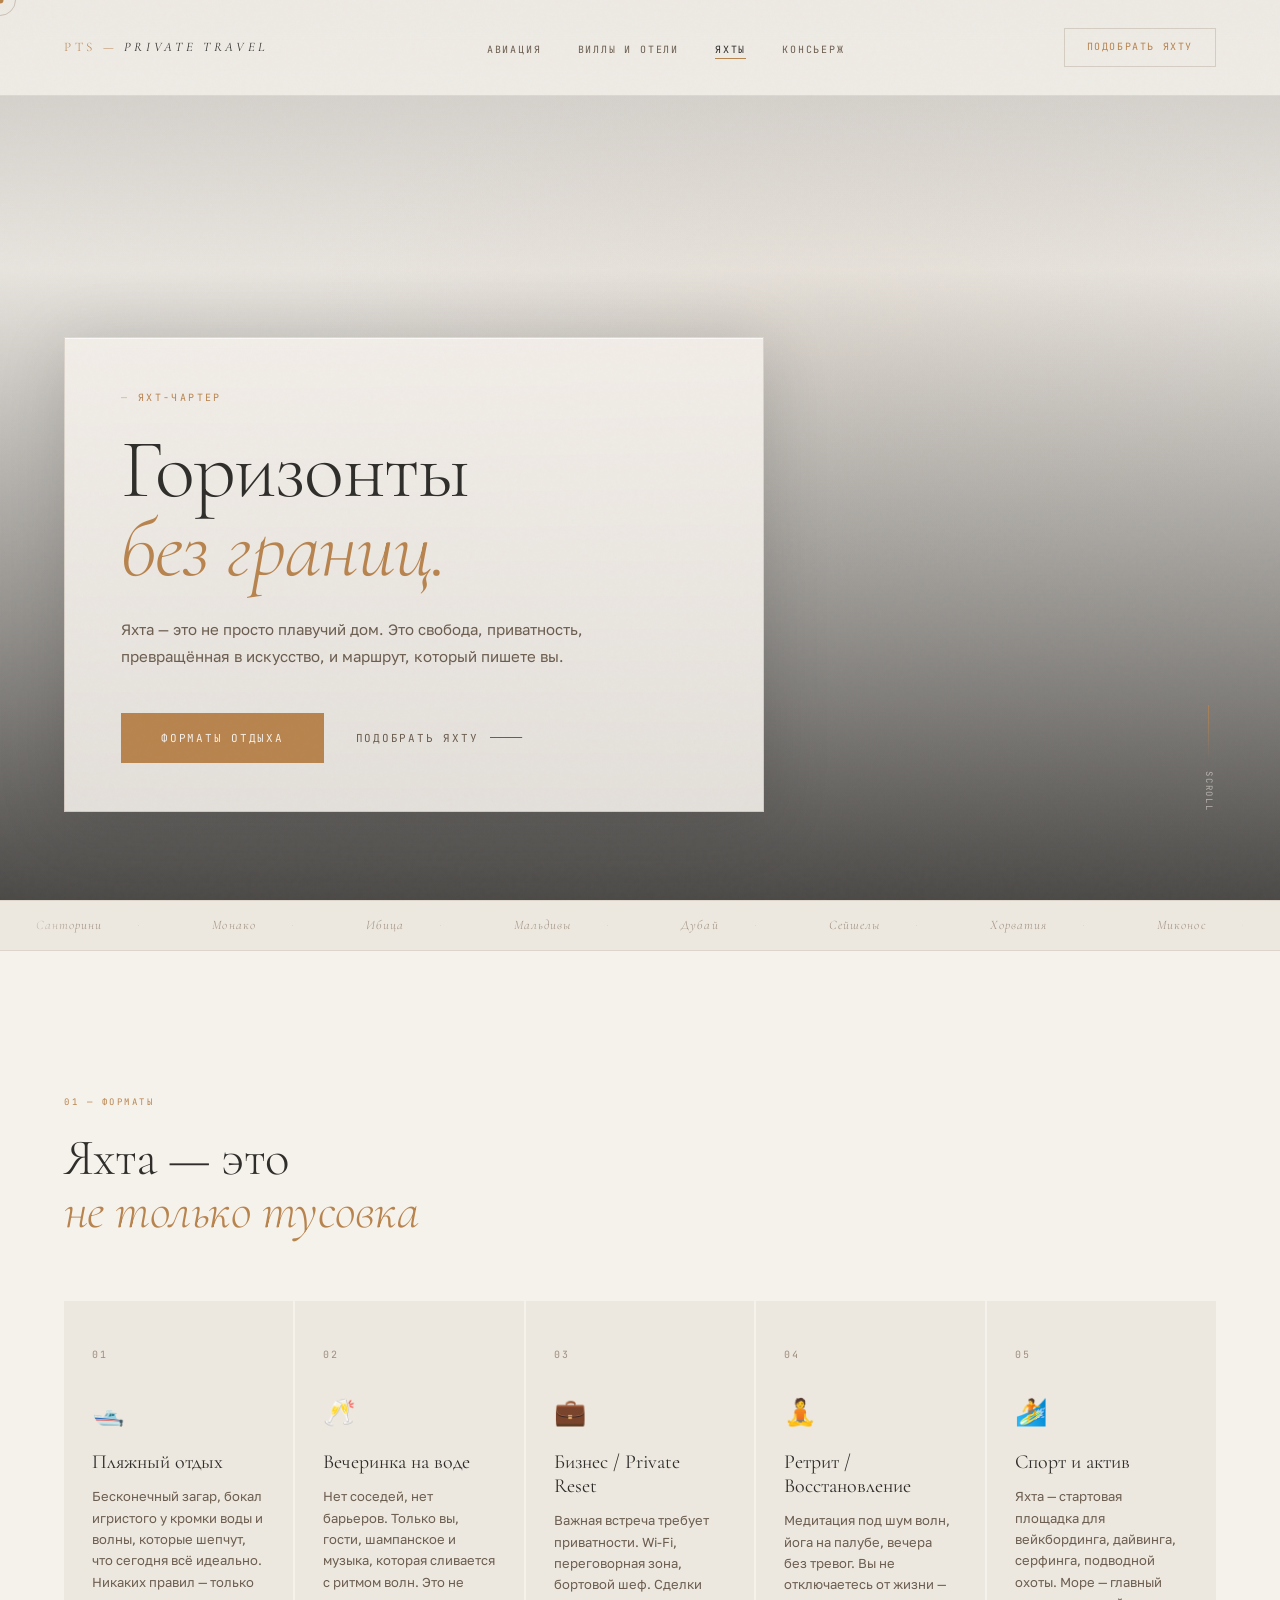
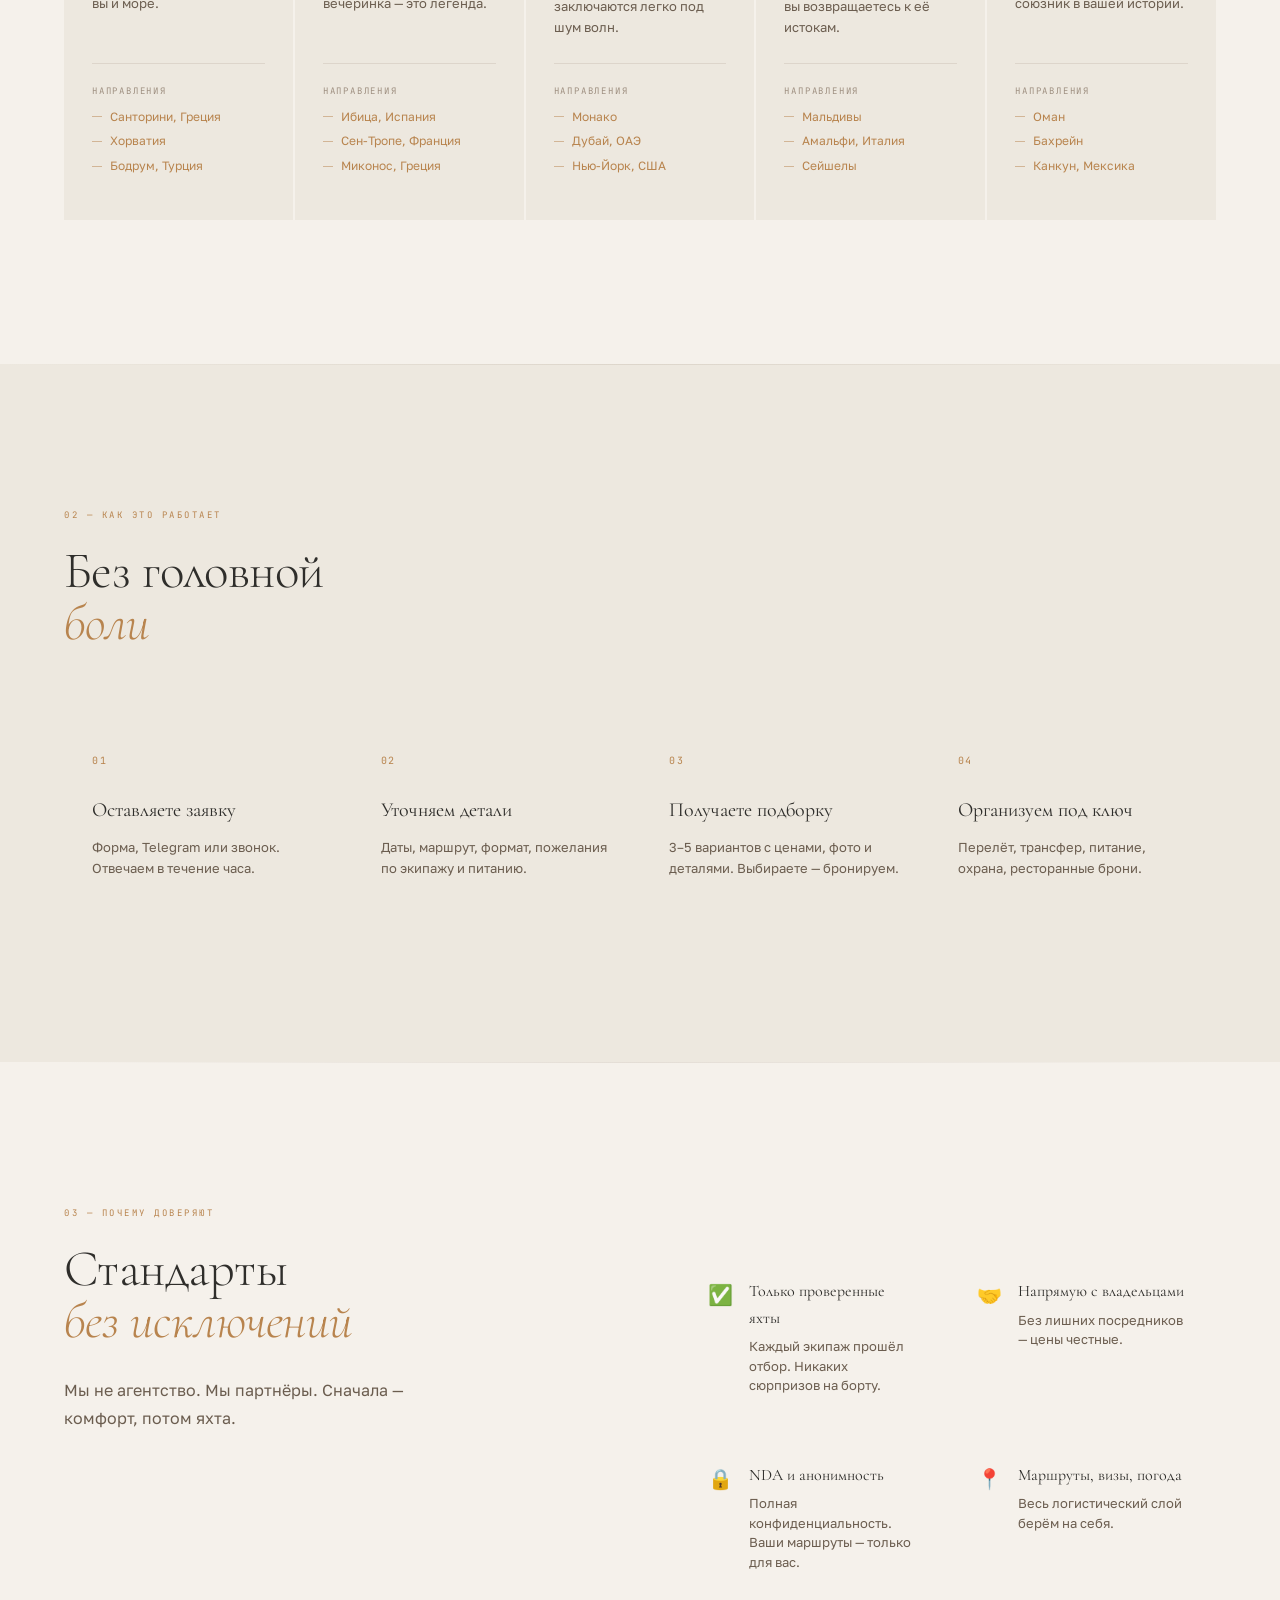
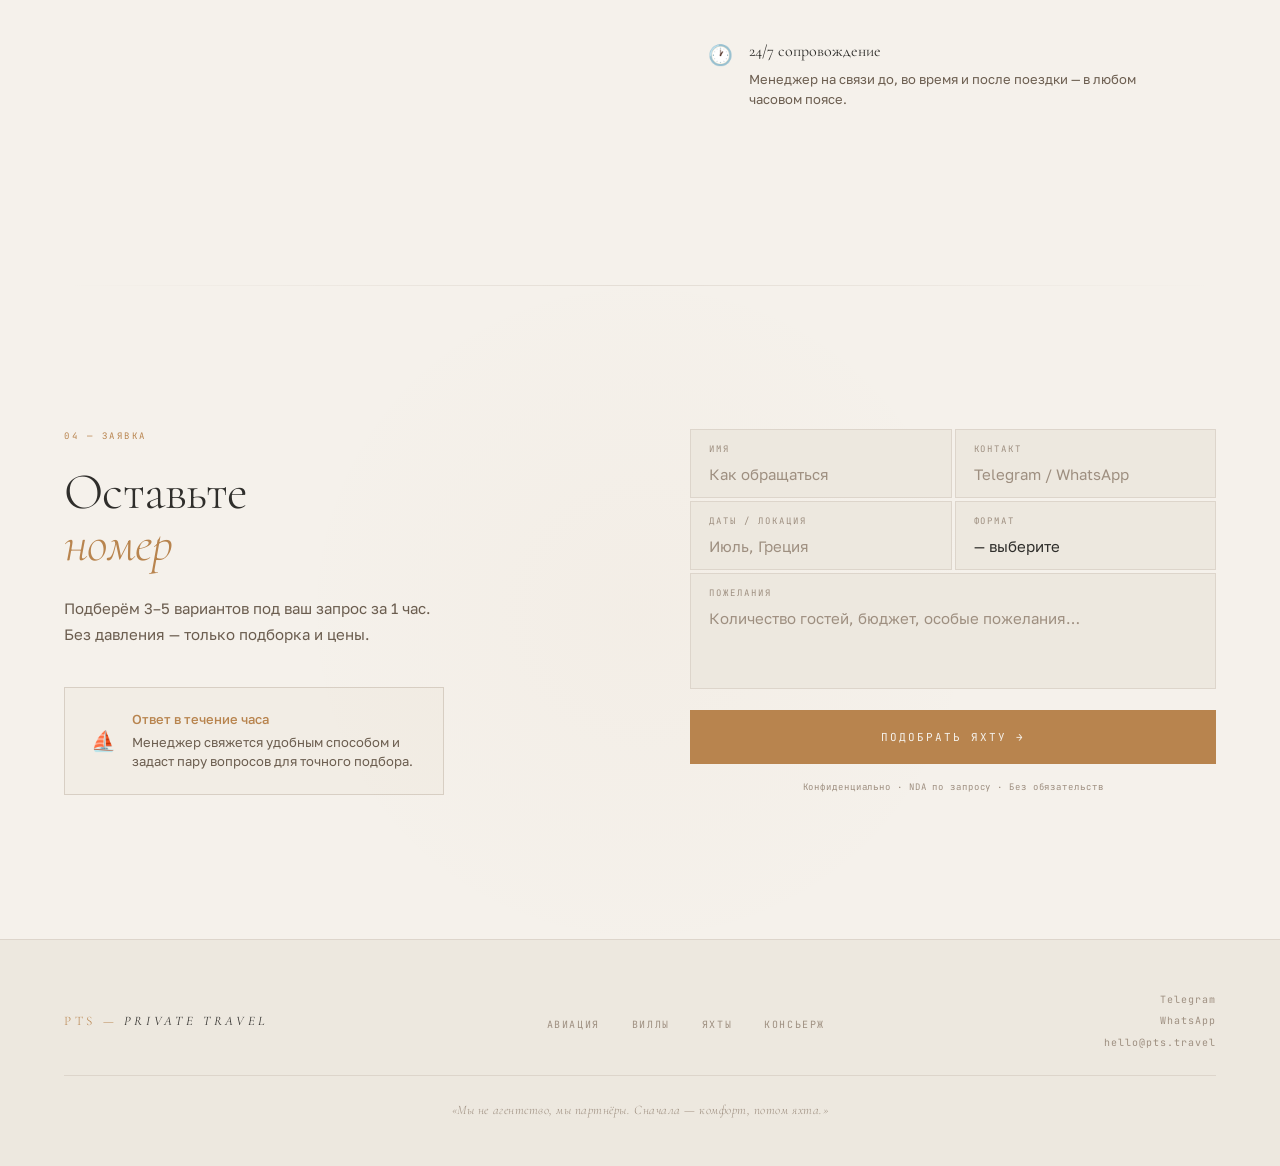
<file: yachts.html>
<!DOCTYPE html>
<html lang="ru">
<head>
<meta charset="UTF-8">
<meta name="viewport" content="width=device-width, initial-scale=1.0">
<title>Яхт-чартер — Private Travel Services</title>
<link rel="stylesheet" href="style.css">
<style>
  .formats-grid {
    display: grid;
    grid-template-columns: repeat(5, 1fr);
    gap: 2px;
    margin-top: 64px;
  }
  .format-card {
    padding: 44px 28px;
    background: var(--bg2);
    border-top: 2px solid transparent;
    transition: all .4s;
    display: flex; flex-direction: column;
    min-height: 360px;
    position: relative; overflow: hidden;
  }
  .format-card::before {
    content: '';
    position: absolute; inset: 0;
    background: radial-gradient(ellipse at 50% 0%, rgba(196,151,106,.07) 0%, transparent 60%);
    opacity: 0; transition: opacity .4s;
  }
  .format-card:hover { border-top-color: var(--honey); background: var(--bg3); }
  .format-card:hover::before { opacity: 1; }
  .format-num { font-family: var(--mono); font-size: 10px; letter-spacing: .2em; color: var(--text-dim); margin-bottom: 28px; }
  .format-icon { font-size: 26px; margin-bottom: 16px; display: block; }
  .format-name { font-family: var(--serif); font-size: 20px; font-weight: 400; color: var(--cream-light); margin-bottom: 12px; line-height: 1.2; }
  .format-text { font-size: 13px; font-weight: 300; color: var(--text-muted); line-height: 1.65; flex: 1; }
  .format-locs { margin-top: 24px; padding-top: 20px; border-top: 1px solid var(--border-dim); }
  .format-locs-label { font-family: var(--mono); font-size: 9px; letter-spacing: .2em; text-transform: uppercase; color: var(--text-dim); margin-bottom: 8px; display: block; }
  .format-locs ul { list-style: none; display: flex; flex-direction: column; gap: 5px; }
  .format-locs li { font-size: 12px; font-weight: 300; color: var(--honey); display: flex; align-items: center; gap: 8px; }
  .format-locs li::before { content: ''; display: block; width: 10px; height: 1px; background: var(--honey); opacity: .5; }

  .how-grid {
    display: grid;
    grid-template-columns: repeat(4, 1fr);
    gap: 2px;
    margin-top: 64px;
  }
  .how-step {
    padding: 40px 28px;
    background: var(--bg2);
    position: relative;
  }
  .how-step-num { font-family: var(--mono); font-size: 10px; letter-spacing: .16em; color: var(--honey); margin-bottom: 24px; display: block; }
  .how-step-title { font-family: var(--serif); font-size: 20px; font-weight: 400; color: var(--cream-light); margin-bottom: 10px; }
  .how-step-text { font-size: 13px; font-weight: 300; color: var(--text-muted); line-height: 1.6; }
  .how-step::after {
    content: '→';
    position: absolute;
    right: -14px; top: 50%;
    transform: translateY(-50%);
    color: var(--text-dim);
    font-size: 16px;
    z-index: 2;
  }
  .how-step:last-child::after { display: none; }

  .trust-grid {
    display: grid;
    grid-template-columns: repeat(2, 1fr);
    gap: 2px;
    margin-top: 40px;
  }
  .trust-item {
    padding: 32px 28px;
    background: var(--bg);
    display: flex; gap: 16px; align-items: flex-start;
    transition: background .3s;
  }
  .trust-item:hover { background: var(--bg3); }
  .trust-icon { font-size: 20px; flex-shrink: 0; }
  .trust-title { font-family: var(--serif); font-size: 16px; color: var(--cream-light); margin-bottom: 6px; }
  .trust-text { font-size: 13px; font-weight: 300; color: var(--text-muted); line-height: 1.5; }

  @media (max-width: 1100px) { .formats-grid { grid-template-columns: repeat(3, 1fr); } .how-grid { grid-template-columns: repeat(2, 1fr); } .how-step::after { display: none; } }
  @media (max-width: 640px) { .formats-grid { grid-template-columns: 1fr; } .how-grid { grid-template-columns: 1fr; } .trust-grid { grid-template-columns: 1fr; } }
</style>
</head>
<body>

<div class="cursor" id="cursor"></div>
<div class="cursor-ring" id="cursor-ring"></div>

<nav id="main-nav">
  <a href="index.html" class="nav-logo">PTS &mdash; <span>Private Travel</span></a>
  <ul class="nav-links">
    <li><a href="aviation.html">Авиация</a></li>
    <li><a href="villas.html">Виллы и отели</a></li>
    <li><a href="yachts.html">Яхты</a></li>
    <li><a href="concierge.html">Консьерж</a></li>
  </ul>
  <a href="#form" class="nav-cta">Подобрать яхту</a>
</nav>

<section class="hero">
  <div class="hero-bg" style="background-image: url('https://images.unsplash.com/photo-1567899378494-47b22a2ae96a?w=1920&q=80');"></div>
  <div class="hero-glass">
    <span class="hero-label">Яхт-чартер</span>
    <h1 class="hero-title">Горизонты<br><em>без границ.</em></h1>
    <p class="hero-sub">Яхта — это не просто плавучий дом. Это свобода, приватность, превращённая в искусство, и маршрут, который пишете вы.</p>
    <div class="hero-actions">
      <a href="#formats" class="btn-primary">Форматы отдыха</a>
      <a href="#form" class="btn-ghost">Подобрать яхту</a>
    </div>
  </div>
  <div class="hero-scroll-indicator">
    <div class="scroll-line"></div>
    <span>Scroll</span>
  </div>
</section>

<div class="marquee-band">
  <div class="marquee-track">
    <span class="marquee-item">Санторини</span><span class="marquee-item">Монако</span><span class="marquee-item">Ибица</span>
    <span class="marquee-item">Мальдивы</span><span class="marquee-item">Дубай</span><span class="marquee-item">Сейшелы</span>
    <span class="marquee-item">Хорватия</span><span class="marquee-item">Миконос</span><span class="marquee-item">Сен-Тропе</span>
    <span class="marquee-item">Санторини</span><span class="marquee-item">Монако</span><span class="marquee-item">Ибица</span>
    <span class="marquee-item">Мальдивы</span><span class="marquee-item">Дубай</span><span class="marquee-item">Сейшелы</span>
    <span class="marquee-item">Хорватия</span><span class="marquee-item">Миконос</span><span class="marquee-item">Сен-Тропе</span>
  </div>
</div>

<!-- FORMATS -->
<section class="section" id="formats">
  <div class="reveal">
    <span class="section-label">01 &mdash; Форматы</span>
    <h2 class="section-title">Яхта — это<br><em>не только тусовка</em></h2>
  </div>
  <div class="formats-grid" data-stagger>
    <div class="format-card reveal">
      <div class="format-num">01</div>
      <span class="format-icon">🛥️</span>
      <div class="format-name">Пляжный отдых</div>
      <p class="format-text">Бесконечный загар, бокал игристого у кромки воды и волны, которые шепчут, что сегодня всё идеально. Никаких правил — только вы и море.</p>
      <div class="format-locs">
        <span class="format-locs-label">Направления</span>
        <ul><li>Санторини, Греция</li><li>Хорватия</li><li>Бодрум, Турция</li></ul>
      </div>
    </div>
    <div class="format-card reveal">
      <div class="format-num">02</div>
      <span class="format-icon">🥂</span>
      <div class="format-name">Вечеринка на воде</div>
      <p class="format-text">Нет соседей, нет барьеров. Только вы, гости, шампанское и музыка, которая сливается с ритмом волн. Это не вечеринка — это легенда.</p>
      <div class="format-locs">
        <span class="format-locs-label">Направления</span>
        <ul><li>Ибица, Испания</li><li>Сен-Тропе, Франция</li><li>Миконос, Греция</li></ul>
      </div>
    </div>
    <div class="format-card reveal">
      <div class="format-num">03</div>
      <span class="format-icon">💼</span>
      <div class="format-name">Бизнес / Private Reset</div>
      <p class="format-text">Важная встреча требует приватности. Wi-Fi, переговорная зона, бортовой шеф. Сделки заключаются легко под шум волн.</p>
      <div class="format-locs">
        <span class="format-locs-label">Направления</span>
        <ul><li>Монако</li><li>Дубай, ОАЭ</li><li>Нью-Йорк, США</li></ul>
      </div>
    </div>
    <div class="format-card reveal">
      <div class="format-num">04</div>
      <span class="format-icon">🧘</span>
      <div class="format-name">Ретрит / Восстановление</div>
      <p class="format-text">Медитация под шум волн, йога на палубе, вечера без тревог. Вы не отключаетесь от жизни — вы возвращаетесь к её истокам.</p>
      <div class="format-locs">
        <span class="format-locs-label">Направления</span>
        <ul><li>Мальдивы</li><li>Амальфи, Италия</li><li>Сейшелы</li></ul>
      </div>
    </div>
    <div class="format-card reveal">
      <div class="format-num">05</div>
      <span class="format-icon">🏄</span>
      <div class="format-name">Спорт и актив</div>
      <p class="format-text">Яхта — стартовая площадка для вейкбординга, дайвинга, серфинга, подводной охоты. Море — главный союзник в вашей истории.</p>
      <div class="format-locs">
        <span class="format-locs-label">Направления</span>
        <ul><li>Оман</li><li>Бахрейн</li><li>Канкун, Мексика</li></ul>
      </div>
    </div>
  </div>
</section>

<!-- HOW IT WORKS -->
<section class="section section-alt" id="how">
  <div class="reveal">
    <span class="section-label">02 &mdash; Как это работает</span>
    <h2 class="section-title">Без головной<br><em>боли</em></h2>
  </div>
  <div class="how-grid" data-stagger>
    <div class="how-step reveal">
      <span class="how-step-num">01</span>
      <div class="how-step-title">Оставляете заявку</div>
      <p class="how-step-text">Форма, Telegram или звонок. Отвечаем в течение часа.</p>
    </div>
    <div class="how-step reveal">
      <span class="how-step-num">02</span>
      <div class="how-step-title">Уточняем детали</div>
      <p class="how-step-text">Даты, маршрут, формат, пожелания по экипажу и питанию.</p>
    </div>
    <div class="how-step reveal">
      <span class="how-step-num">03</span>
      <div class="how-step-title">Получаете подборку</div>
      <p class="how-step-text">3–5 вариантов с ценами, фото и деталями. Выбираете — бронируем.</p>
    </div>
    <div class="how-step reveal">
      <span class="how-step-num">04</span>
      <div class="how-step-title">Организуем под ключ</div>
      <p class="how-step-text">Перелёт, трансфер, питание, охрана, ресторанные брони.</p>
    </div>
  </div>
</section>

<!-- WHY TRUST -->
<section class="section" id="why">
  <div style="display:grid;grid-template-columns:1fr 1fr;gap:80px;align-items:start;">
    <div class="reveal">
      <span class="section-label">03 &mdash; Почему доверяют</span>
      <h2 class="section-title">Стандарты<br><em>без исключений</em></h2>
      <p style="margin-top:28px;font-size:16px;font-weight:300;color:var(--text-muted);line-height:1.75;max-width:360px;">Мы не агентство. Мы партнёры. Сначала — комфорт, потом яхта.</p>
    </div>
    <div>
      <div class="trust-grid">
        <div class="trust-item reveal">
          <span class="trust-icon">✅</span>
          <div><div class="trust-title">Только проверенные яхты</div><p class="trust-text">Каждый экипаж прошёл отбор. Никаких сюрпризов на борту.</p></div>
        </div>
        <div class="trust-item reveal">
          <span class="trust-icon">🤝</span>
          <div><div class="trust-title">Напрямую с владельцами</div><p class="trust-text">Без лишних посредников — цены честные.</p></div>
        </div>
        <div class="trust-item reveal">
          <span class="trust-icon">🔒</span>
          <div><div class="trust-title">NDA и анонимность</div><p class="trust-text">Полная конфиденциальность. Ваши маршруты — только для вас.</p></div>
        </div>
        <div class="trust-item reveal">
          <span class="trust-icon">📍</span>
          <div><div class="trust-title">Маршруты, визы, погода</div><p class="trust-text">Весь логистический слой берём на себя.</p></div>
        </div>
        <div class="trust-item reveal" style="grid-column:1/-1;">
          <span class="trust-icon">🕐</span>
          <div><div class="trust-title">24/7 сопровождение</div><p class="trust-text">Менеджер на связи до, во время и после поездки — в любом часовом поясе.</p></div>
        </div>
      </div>
    </div>
  </div>
</section>

<!-- FORM -->
<section class="form-section" id="form">
  <div class="form-layout">
    <div class="form-left reveal">
      <span class="section-label">04 &mdash; Заявка</span>
      <h2 class="section-title">Оставьте<br><em>номер</em></h2>
      <p>Подберём 3–5 вариантов под ваш запрос за 1 час. Без давления — только подборка и цены.</p>
      <div class="form-badge">
        <div class="form-badge-icon">⛵</div>
        <div class="form-badge-text">
          <strong>Ответ в течение часа</strong>
          Менеджер свяжется удобным способом и задаст пару вопросов для точного подбора.
        </div>
      </div>
    </div>
    <div>
      <form id="contactForm">
        <div class="form-row">
          <div class="field-group">
            <label class="field-label" for="name">Имя</label>
            <input type="text" id="name" name="name" placeholder="Как обращаться" required>
          </div>
          <div class="field-group">
            <label class="field-label" for="contact">Контакт</label>
            <input type="text" id="contact" name="contact" placeholder="Telegram / WhatsApp" required>
          </div>
        </div>
        <div class="form-row">
          <div class="field-group">
            <label class="field-label" for="dates">Даты / Локация</label>
            <input type="text" id="dates" name="dates" placeholder="Июль, Греция">
          </div>
          <div class="field-group">
            <label class="field-label" for="format">Формат</label>
            <select id="format" name="format">
              <option value="" disabled selected>— выберите</option>
              <option>Пляжный отдых</option>
              <option>Вечеринка на воде</option>
              <option>Бизнес / переговоры</option>
              <option>Ретрит / восстановление</option>
              <option>Спорт и актив</option>
              <option>Ещё не определился</option>
            </select>
          </div>
        </div>
        <div class="field-group">
          <label class="field-label" for="wishes">Пожелания</label>
          <textarea id="wishes" name="wishes" placeholder="Количество гостей, бюджет, особые пожелания…"></textarea>
        </div>
        <button type="submit" class="btn-submit">Подобрать яхту →</button>
        <p class="form-fine">Конфиденциально · NDA по запросу · Без обязательств</p>
      </form>
      <div class="form-success" id="formSuccess">
        <h3>Заявка принята</h3>
        <p>Менеджер свяжется с вами в течение часа.<br>Спасибо, что выбрали нас.</p>
      </div>
    </div>
  </div>
</section>

<footer>
  <a href="index.html" class="footer-logo">PTS &mdash; <span>Private Travel</span></a>
  <ul class="footer-nav">
    <li><a href="aviation.html">Авиация</a></li>
    <li><a href="villas.html">Виллы</a></li>
    <li><a href="yachts.html">Яхты</a></li>
    <li><a href="concierge.html">Консьерж</a></li>
  </ul>
  <div class="footer-contacts">
    <a href="https://t.me/pts">Telegram</a>
    <a href="https://wa.me/79000000000">WhatsApp</a>
    <a href="mailto:hello@pts.travel">hello@pts.travel</a>
  </div>
  <p class="footer-tagline">«Мы не агентство, мы партнёры. Сначала — комфорт, потом яхта.»</p>
</footer>

<script src="shared.js"></script>
</body>
</html>
</file>
<file: style.css>
/* =============================================
   PTS — Private Travel Services
   Design System — Quiet Luxury / Light Theme
   Palette: Ivory · Warm Stone · Honey · Charcoal
   ============================================= */

@import url('https://fonts.googleapis.com/css2?family=Cormorant+Garamond:ital,wght@0,300;0,400;0,600;1,300;1,400;1,600&family=Golos+Text:wght@400;500;600;700&family=JetBrains+Mono:wght@300;400&display=swap');

:root {
  /* Raw palette */
  --charcoal:   #2f2e2b;
  --mocha:      #4a3f32;
  --brown:      #7a6550;
  --honey:      #b8844e;
  --honey-lt:   #cc9d6a;
  --stone:      #d8cfc2;
  --ivory:      #f5f1eb;

  /* Semantic — light theme */
  --bg:         #f5f1eb;
  --bg2:        #ede8df;
  --bg3:        #e4ddd3;
  --surface:    #dbd4c8;
  --accent:     var(--honey);
  --accent-lt:  var(--honey-lt);
  --text:       var(--charcoal);
  --text-muted: #6b5d4f;
  --text-dim:   #9e8f80;
  --border:     rgba(122,101,80,0.22);
  --border-dim: rgba(122,101,80,0.14);

  /* Type */
  --serif: 'Cormorant Garamond', Georgia, serif;
  --sans:  'Golos Text', system-ui, sans-serif;
  --mono:  'JetBrains Mono', monospace;
}

*, *::before, *::after { box-sizing: border-box; margin: 0; padding: 0; }
html { scroll-behavior: smooth; }

body {
  background: var(--bg);
  color: var(--text);
  font-family: var(--sans);
  font-size: 18px;
  line-height: 1.65;
  overflow-x: hidden;
  cursor: none;
}

/* CURSOR */
.cursor {
  position: fixed;
  width: 7px; height: 7px;
  background: var(--honey);
  border-radius: 50%;
  pointer-events: none;
  z-index: 9999;
  transform: translate(-50%,-50%);
  transition: width .25s, height .25s;
}
.cursor-ring {
  position: fixed;
  width: 32px; height: 32px;
  border: 1px solid rgba(122,101,80,.3);
  border-radius: 50%;
  pointer-events: none;
  z-index: 9998;
  transform: translate(-50%,-50%);
}

/* NOISE — very subtle on light */
body::before {
  content: '';
  position: fixed; inset: 0;
  background-image: url("data:image/svg+xml,%3Csvg viewBox='0 0 200 200' xmlns='http://www.w3.org/2000/svg'%3E%3Cfilter id='n'%3E%3CfeTurbulence type='fractalNoise' baseFrequency='.85' numOctaves='4' stitchTiles='stitch'/%3E%3C/filter%3E%3Crect width='100%25' height='100%25' filter='url(%23n)'/%3E%3C/svg%3E");
  opacity: .018;
  pointer-events: none;
  z-index: 9000;
}

/* ── NAV ── */
nav {
  position: fixed;
  top: 0; left: 0; right: 0;
  z-index: 200;
  display: flex;
  align-items: center;
  justify-content: space-between;
  padding: 28px 64px;
  transition: background .4s, padding .4s, border-color .4s, box-shadow .4s;
  border-bottom: 1px solid var(--border-dim);
  background: rgba(245,241,235,.82);
  backdrop-filter: blur(16px);
  -webkit-backdrop-filter: blur(16px);
}
nav.scrolled {
  background: rgba(245,241,235,.97);
  padding: 16px 64px;
  border-bottom-color: var(--border);
  box-shadow: 0 1px 24px rgba(74,63,50,.06);
}

.nav-logo {
  font-family: var(--serif);
  font-size: 13px;
  font-weight: 300;
  letter-spacing: .28em;
  text-transform: uppercase;
  color: var(--honey);
  text-decoration: none;
  line-height: 1;
}
.nav-logo span { font-style: italic; color: var(--charcoal); font-weight: 400; }

.nav-links {
  display: flex;
  align-items: center;
  gap: 36px;
  list-style: none;
}
.nav-links a {
  font-family: var(--mono);
  font-size: 10px;
  letter-spacing: .18em;
  text-transform: uppercase;
  color: var(--text-muted);
  text-decoration: none;
  transition: color .3s;
  position: relative;
}
.nav-links a::after {
  content: '';
  position: absolute;
  bottom: -3px; left: 0;
  width: 0; height: 1px;
  background: var(--honey);
  transition: width .3s;
}
.nav-links a:hover, .nav-links a.active { color: var(--charcoal); }
.nav-links a:hover::after, .nav-links a.active::after { width: 100%; }

.nav-cta {
  font-family: var(--mono);
  font-size: 10px;
  letter-spacing: .16em;
  text-transform: uppercase;
  color: var(--honey);
  text-decoration: none;
  border: 1px solid var(--border);
  padding: 10px 22px;
  transition: all .3s;
  position: relative;
  overflow: hidden;
}
.nav-cta::before {
  content: '';
  position: absolute; inset: 0;
  background: var(--honey);
  transform: translateX(-100%);
  transition: transform .3s ease;
  z-index: -1;
}
.nav-cta:hover { color: var(--ivory); }
.nav-cta:hover::before { transform: translateX(0); }

/* HAMBURGER mobile */
.nav-burger {
  display: none;
  flex-direction: column;
  gap: 5px;
  cursor: none;
  padding: 4px;
}
.nav-burger span {
  display: block; width: 24px; height: 1px;
  background: var(--text-muted);
  transition: all .3s;
}

/* ── HERO ── */
.hero {
  position: relative;
  height: 100vh; min-height: 680px;
  display: flex; flex-direction: column;
  justify-content: flex-end;
  padding: 0 64px 88px;
  overflow: hidden;
}
.hero-bg {
  position: absolute; inset: 0;
  background-size: cover;
  background-position: center;
  background-repeat: no-repeat;
}
.hero-bg::after {
  content: '';
  position: absolute; inset: 0;
  background:
    linear-gradient(180deg, rgba(10,9,8,.18) 0%, rgba(10,9,8,.06) 30%, rgba(10,9,8,.42) 70%, rgba(10,9,8,.72) 100%),
    radial-gradient(ellipse 70% 50% at 65% 35%, rgba(184,132,78,.04) 0%, transparent 60%);
}

/* ── HERO GLASS CARD ── */
.hero-glass {
  position: relative;
  z-index: 1;
  display: inline-flex;
  flex-direction: column;
  padding: 52px 56px 48px;
  background: rgba(245,241,235,.88);
  backdrop-filter: blur(20px);
  -webkit-backdrop-filter: blur(20px);
  border: 1px solid rgba(122,101,80,.18);
  border-top-color: rgba(184,132,78,.2);
  max-width: 700px;
  box-shadow: 0 8px 64px rgba(10,9,8,.14), inset 0 1px 0 rgba(255,255,255,.6);
}
@media (max-width: 640px) {
  .hero-glass { padding: 32px 28px 28px; max-width: 100%; display: flex; }
}

.hero-label {
  font-family: var(--mono);
  font-size: 10px;
  letter-spacing: .24em;
  text-transform: uppercase;
  color: var(--honey);
  margin-bottom: 24px;
  opacity: 0;
  animation: fadeUp .8s .3s forwards;
}
.hero-label::before { content: '— '; opacity: .5; }

.hero-title {
  font-family: var(--serif);
  font-size: clamp(48px, 6.5vw, 104px);
  font-weight: 300;
  line-height: .95;
  letter-spacing: -.015em;
  color: var(--charcoal);
  margin-bottom: 28px;
  max-width: 780px;
  opacity: 0;
  animation: fadeUp .9s .5s forwards;
}
.hero-title em { font-style: italic; color: var(--honey); }

.hero-sub {
  font-family: var(--sans);
  font-size: 15px;
  font-weight: 400;
  line-height: 1.75;
  color: var(--text-muted);
  max-width: 480px;
  margin-bottom: 44px;
  opacity: 0;
  animation: fadeUp .9s .7s forwards;
}

.hero-actions {
  display: flex; align-items: center; gap: 32px;
  opacity: 0;
  animation: fadeUp .9s .9s forwards;
}

.btn-primary {
  display: inline-block;
  font-family: var(--mono);
  font-size: 11px;
  letter-spacing: .16em;
  text-transform: uppercase;
  color: var(--ivory);
  background: var(--honey);
  text-decoration: none;
  padding: 16px 40px;
  transition: all .3s;
}
.btn-primary:hover { background: var(--honey-lt); transform: translateY(-2px); }

.btn-ghost {
  font-family: var(--mono);
  font-size: 11px;
  letter-spacing: .16em;
  text-transform: uppercase;
  color: var(--text-muted);
  text-decoration: none;
  display: flex; align-items: center; gap: 12px;
  transition: color .3s;
}
.btn-ghost:hover { color: var(--charcoal); }
.btn-ghost::after {
  content: '';
  display: block; width: 48px; height: 1px;
  background: currentColor;
  transform: scaleX(.67);
  transform-origin: left center;
  transition: transform .3s;
}
.btn-ghost:hover::after { transform: scaleX(1); }

.hero-scroll-indicator {
  position: absolute;
  right: 64px; bottom: 88px;
  display: flex; flex-direction: column; align-items: center; gap: 10px;
  opacity: 0;
  animation: fadeIn 1s 1.2s forwards;
}
.hero-scroll-indicator span {
  font-family: var(--mono);
  font-size: 9px;
  letter-spacing: .2em;
  text-transform: uppercase;
  color: rgba(245,241,235,.55);
  writing-mode: vertical-rl;
}
.scroll-line {
  width: 1px; height: 56px;
  background: linear-gradient(to bottom, rgba(184,132,78,.8), transparent);
  animation: scrollPulse 2s ease-in-out infinite;
}

/* ── MARQUEE ── */
.marquee-band {
  overflow: hidden;
  border-top: 1px solid var(--border-dim);
  border-bottom: 1px solid var(--border-dim);
  padding: 14px 0;
  background: var(--bg2);
  position: relative;
}
.marquee-band::before,
.marquee-band::after {
  content: '';
  position: absolute; top: 0; bottom: 0;
  width: 80px; z-index: 2; pointer-events: none;
}
.marquee-band::before { left: 0; background: linear-gradient(to right, var(--bg2), transparent); }
.marquee-band::after  { right: 0; background: linear-gradient(to left,  var(--bg2), transparent); }

.marquee-track {
  display: flex; gap: 0;
  animation: marquee 32s linear infinite;
  width: max-content;
}
.marquee-item {
  white-space: nowrap;
  font-family: var(--serif);
  font-style: italic;
  font-size: 13px;
  font-weight: 300;
  color: var(--text-dim);
  letter-spacing: .08em;
  padding: 0 36px;
  display: flex; align-items: center; gap: 36px;
}
.marquee-item::after {
  content: '◆';
  font-size: 4px;
  color: var(--honey);
  opacity: .45;
}

/* ── SECTION COMMONS ── */
.section {
  padding: 144px 64px;
  position: relative;
}
.section + .section::before,
.section-sep::before {
  content: '';
  position: absolute;
  top: 0; left: 64px; right: 64px;
  height: 1px;
  background: linear-gradient(to right, transparent, var(--border-dim), transparent);
}
.section-alt { background: var(--bg2); }
.section-alt::before { left: 0 !important; right: 0 !important; }

.section-label {
  display: block;
  font-family: var(--mono);
  font-size: 9px;
  letter-spacing: .28em;
  text-transform: uppercase;
  color: var(--honey);
  margin-bottom: 22px;
}
.section-title {
  font-family: var(--serif);
  font-size: clamp(38px, 4vw, 72px);
  font-weight: 300;
  line-height: 1.02;
  letter-spacing: -.01em;
  color: var(--charcoal);
}
.section-title em { font-style: italic; color: var(--honey); }

/* ── SERVICES GRID (index) ── */
.services-grid {
  display: grid;
  grid-template-columns: repeat(4, 1fr);
  gap: 1px;
  margin-top: 80px;
  background: var(--border-dim);
  border: 1px solid var(--border-dim);
}
.service-card {
  position: relative;
  padding: 56px 36px 48px;
  background: var(--bg);
  border-top: 2px solid transparent;
  transition: all .4s;
  text-decoration: none;
  display: flex; flex-direction: column;
  min-height: 360px;
  overflow: hidden;
}
.service-card::before {
  content: '';
  position: absolute; inset: 0;
  background: radial-gradient(ellipse at 50% 0%, rgba(184,132,78,.06) 0%, transparent 65%);
  opacity: 0; transition: opacity .4s;
}
.service-card:hover { border-top-color: var(--honey); background: var(--bg2); }
.service-card:hover::before { opacity: 1; }

.service-card-num {
  font-family: var(--mono);
  font-size: 9px;
  letter-spacing: .24em;
  color: var(--honey);
  margin-bottom: 40px;
  opacity: .7;
}
.service-card-icon { display: none; }

.service-card-name {
  font-family: var(--serif);
  font-size: 26px;
  font-weight: 400;
  color: var(--charcoal);
  margin-bottom: 16px;
  line-height: 1.15;
}
.service-card-desc {
  font-size: 14px;
  font-weight: 400;
  color: var(--text-muted);
  line-height: 1.7;
  flex: 1;
}
.service-card-link {
  margin-top: 36px;
  font-family: var(--mono);
  font-size: 9px;
  letter-spacing: .2em;
  text-transform: uppercase;
  color: var(--honey);
  display: flex; align-items: center; gap: 10px;
  transition: gap .3s;
}
.service-card:hover .service-card-link { gap: 18px; }
.service-card-link::after { content: '→'; }

/* ── WHY GRID ── */
.why-grid {
  display: grid;
  grid-template-columns: repeat(3, 1fr);
  gap: 0;
  margin-top: 72px;
}
.why-item {
  padding: 44px 36px;
  background: transparent;
  border: 1px solid var(--border-dim);
  margin: -1px 0 0 -1px;
  transition: background .3s, border-color .3s;
}
.why-item:hover { background: var(--bg3); border-color: var(--border); }
.why-item svg { width: 24px; height: 24px; margin-bottom: 22px; }
.why-item-title {
  font-family: var(--serif);
  font-size: 19px;
  font-weight: 400;
  color: var(--charcoal);
  margin-bottom: 10px;
}
.why-item-text {
  font-size: 13px;
  font-weight: 400;
  color: var(--text-muted);
  line-height: 1.65;
}

/* ── FORM SECTION ── */
.form-section {
  padding: 144px 64px;
  position: relative;
  overflow: hidden;
}
.form-section::before {
  content: '';
  position: absolute; top: 0; left: 64px; right: 64px;
  height: 1px;
  background: linear-gradient(to right, transparent, var(--border-dim), transparent);
}
.form-section::after {
  content: '';
  position: absolute;
  top: 50%; left: 50%;
  transform: translate(-50%,-50%);
  width: 700px; height: 700px;
  background: radial-gradient(circle, rgba(184,132,78,.03) 0%, transparent 70%);
  pointer-events: none;
}

.form-layout {
  display: grid;
  grid-template-columns: 1fr 1fr;
  gap: 100px;
  align-items: start;
}

.form-left { position: relative; z-index: 1; }
.form-left .section-title { margin-bottom: 24px; }
.form-left p {
  font-size: 15px; font-weight: 400;
  color: var(--text-muted);
  line-height: 1.75;
  margin-bottom: 40px;
  max-width: 380px;
}

.form-badge {
  display: flex; align-items: center; gap: 16px;
  padding: 22px 26px;
  border: 1px solid var(--border);
  background: rgba(184,132,78,.04);
  max-width: 380px;
}
.form-badge-icon { font-size: 20px; flex-shrink: 0; }
.form-badge-text { font-size: 13px; font-weight: 400; color: var(--text-muted); line-height: 1.5; }
.form-badge-text strong {
  display: block; font-weight: 500;
  color: var(--honey); font-size: 13px;
  margin-bottom: 3px;
}

form { display: flex; flex-direction: column; gap: 3px; position: relative; z-index: 1; }

.field-group { display: flex; flex-direction: column; }
.field-label {
  font-family: var(--mono);
  font-size: 9px; letter-spacing: .22em;
  text-transform: uppercase;
  color: var(--text-dim);
  padding: 12px 18px 0;
  background: var(--bg2);
  border: 1px solid var(--border-dim);
  border-bottom: none;
  transition: border-color .3s, color .3s;
}
.field-group:focus-within .field-label {
  color: var(--honey);
  border-color: var(--border);
}

input, textarea, select {
  background: var(--bg2);
  border: 1px solid var(--border-dim);
  border-top: none;
  color: var(--charcoal);
  font-family: var(--sans);
  font-size: 15px; font-weight: 400;
  padding: 8px 18px 14px;
  outline: none; width: 100%;
  transition: border-color .3s;
  -webkit-appearance: none; appearance: none;
}
input:focus, textarea:focus, select:focus { border-color: var(--border); }
textarea { resize: none; min-height: 88px; }
input::placeholder, textarea::placeholder { color: var(--text-dim); font-style: normal; }
select { cursor: none; }
select option { background: var(--bg2); color: var(--charcoal); }

.form-row { display: grid; grid-template-columns: 1fr 1fr; gap: 3px; }

.btn-submit {
  margin-top: 18px;
  background: var(--honey);
  color: var(--ivory);
  border: none;
  font-family: var(--mono);
  font-size: 11px; letter-spacing: .18em;
  text-transform: uppercase;
  padding: 20px 40px;
  cursor: none; width: 100%;
  transition: all .3s;
}
.btn-submit:hover { background: var(--honey-lt); transform: translateY(-2px); }

.form-fine {
  font-family: var(--mono);
  font-size: 9px; letter-spacing: .1em;
  color: var(--text-dim);
  text-align: center;
  margin-top: 14px; line-height: 1.5;
}

.form-success {
  display: none;
  text-align: center;
  padding: 60px 40px;
  border: 1px solid var(--border);
  background: var(--bg2);
}
.form-success.show { display: block; }
.form-success h3 {
  font-family: var(--serif);
  font-size: 32px; font-weight: 300;
  color: var(--charcoal); margin-bottom: 16px;
}
.form-success p { font-size: 15px; font-weight: 400; color: var(--text-muted); }

/* ── FOOTER ── */
footer {
  padding: 52px 64px 44px;
  border-top: 1px solid var(--border-dim);
  background: var(--bg2);
  display: flex; align-items: center;
  justify-content: space-between;
  flex-wrap: wrap; gap: 24px;
}
.footer-logo {
  font-family: var(--serif);
  font-size: 13px; font-weight: 300;
  letter-spacing: .28em; text-transform: uppercase;
  color: var(--honey); text-decoration: none;
}
.footer-logo span { font-style: italic; color: var(--charcoal); font-weight: 400; }

.footer-nav {
  display: flex; gap: 32px; list-style: none;
}
.footer-nav a {
  font-family: var(--mono);
  font-size: 10px; letter-spacing: .16em;
  text-transform: uppercase;
  color: var(--text-dim); text-decoration: none;
  transition: color .3s;
}
.footer-nav a:hover { color: var(--honey); }

.footer-contacts {
  display: flex; flex-direction: column;
  align-items: flex-end; gap: 5px;
}
.footer-contacts a {
  font-family: var(--mono);
  font-size: 10px; letter-spacing: .1em;
  color: var(--text-dim); text-decoration: none;
  transition: color .3s;
}
.footer-contacts a:hover { color: var(--honey); }

.footer-tagline {
  width: 100%;
  text-align: center;
  padding-top: 24px;
  border-top: 1px solid var(--border-dim);
  font-family: var(--serif);
  font-size: 13px; font-style: italic;
  font-weight: 300; color: var(--text-dim);
  letter-spacing: .04em;
}

/* ── ANIMATIONS ── */
@keyframes fadeUp {
  from { opacity: 0; transform: translateY(22px); }
  to   { opacity: 1; transform: translateY(0); }
}
@keyframes fadeIn {
  from { opacity: 0; }
  to   { opacity: 1; }
}
@keyframes scrollPulse {
  0%,100% { opacity: .3; }
  50%      { opacity: 1; }
}
@keyframes marquee {
  from { transform: translateX(0); }
  to   { transform: translateX(-50%); }
}

/* REVEAL */
.reveal {
  opacity: 0;
  transform: translateY(24px);
  transition: opacity .7s ease, transform .7s ease;
}
.reveal.visible { opacity: 1; transform: translateY(0); }
.reveal-delay-1 { transition-delay: .1s; }
.reveal-delay-2 { transition-delay: .2s; }
.reveal-delay-3 { transition-delay: .3s; }
.reveal-delay-4 { transition-delay: .4s; }

/* ── RESPONSIVE ── */
@media (max-width: 1100px) {
  nav, nav.scrolled { padding-left: 36px; padding-right: 36px; }
  .hero { padding: 0 36px 72px; }
  .section { padding: 112px 36px; }
  .form-section { padding: 112px 36px; }
  .form-section::before { left: 36px; right: 36px; }
  footer { padding: 44px 36px 36px; }
  .services-grid { grid-template-columns: repeat(2, 1fr); }
  .why-grid { grid-template-columns: repeat(2, 1fr); }
  .section + .section::before { left: 36px; right: 36px; }
  .hero-scroll-indicator { right: 36px; }
}
@media (max-width: 860px) {
  .nav-links { display: none; }
  .nav-burger { display: flex; }
  .form-layout { grid-template-columns: 1fr; gap: 56px; }
  .form-row { grid-template-columns: 1fr; }
  body { cursor: auto; }
  .cursor, .cursor-ring { display: none !important; }
  select, .btn-submit, .nav-burger { cursor: pointer; }
}
@media (max-width: 640px) {
  .services-grid { grid-template-columns: 1fr; }
  .why-grid { grid-template-columns: 1fr; }
  .hero-title { font-size: 42px; }
  .hero-actions { flex-direction: column; align-items: flex-start; }
  footer { flex-direction: column; align-items: flex-start; }
  .footer-contacts { align-items: flex-start; }
  .footer-nav { flex-wrap: wrap; gap: 16px; }
  .hero-scroll-indicator { display: none; }
  nav { padding-top: 16px; padding-bottom: 16px; }
  nav.scrolled { padding-top: 12px; padding-bottom: 12px; }
}
</file>
